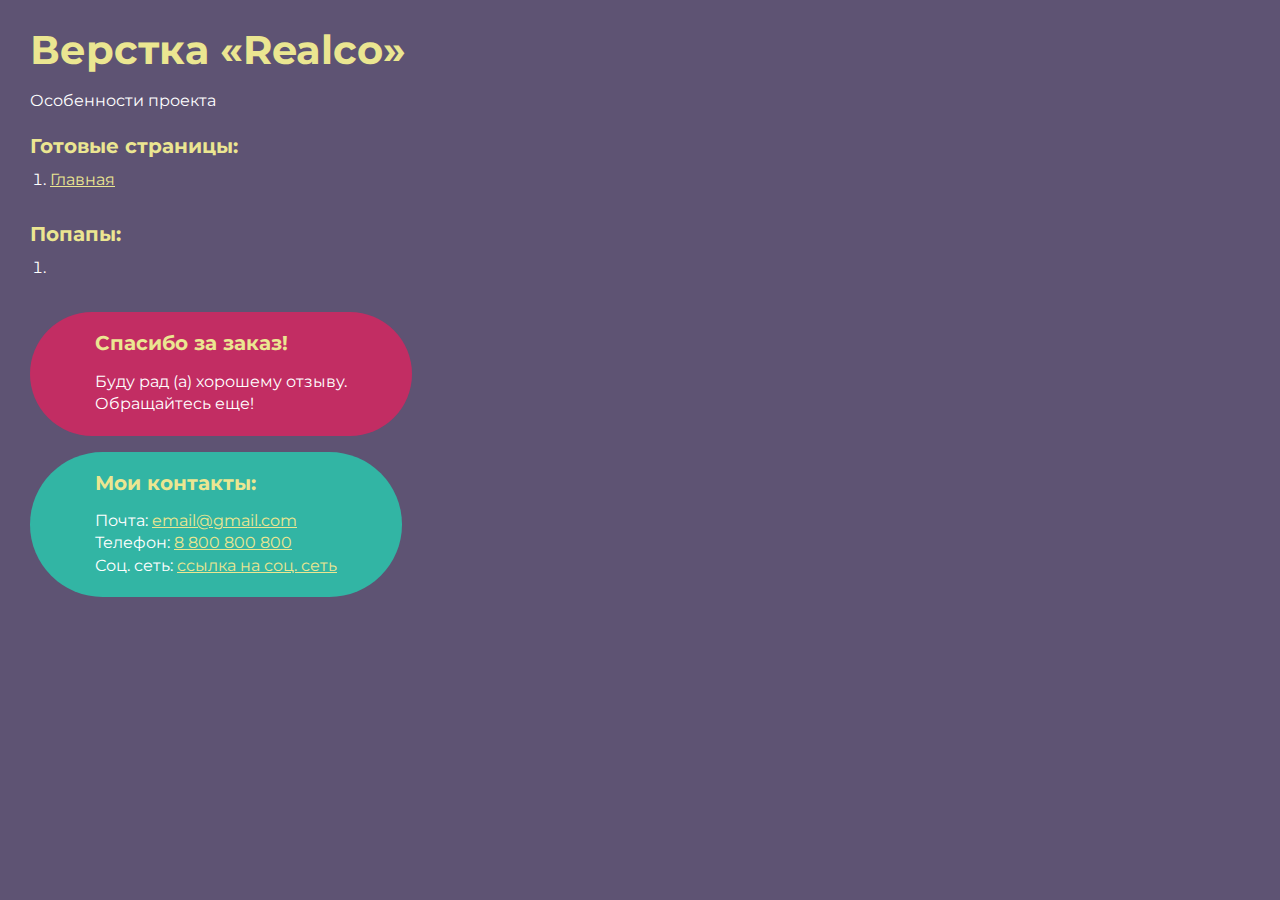
<file: index.html>
<!DOCTYPE html>
<html>

<head>
	<meta charset="UTF-8">
	<meta name="viewport" content="width=device-width, initial-scale=1.0">
	<title>Верстка «Realco»</title>
</head>

<body>
	<div class="rootpage">
		<h1>Верстка «Realco»</h1>
		<div class="rootpage__info">
			Особенности проекта
		</div>
		<h2>Готовые страницы:</h2>
		<ol class="rootpage__list">
			<li><a target="_blank" href="home.html">Главная</a></li>
		</ol>
		<h2>Попапы:</h2>
		<ol class="rootpage__list">
			<li><a target="_blank" href="home.html#"></a></li>
		</ol>
		<div class="rootpage__tnx">
			<h2>Спасибо за заказ!</h2>
			<p>Буду рад (а) хорошему отзыву.</p>
			<p>Обращайтесь еще!</p>
		</div>
		<div class="rootpage__contacts">
			<h2>Мои контакты:</h2>
			<p>Почта: <a href="mailto:email@gmail.com">email@gmail.com</a></p>
			<p>Телефон: <a href="tel:8800800800">8 800 800 800</a></p>
			<p>Соц. сеть: <a href="">ссылка на соц. сеть</a></p>
		</div>
	</div>
</body>
<style>
	@charset "UTF-8";
	@import url("https://fonts.googleapis.com/css?family=Montserrat:regular,700&display=swap");

	*,
	*::before,
	*::after {
		padding: 0px;
		margin: 0px;
		border: 0px;
		box-sizing: border-box;
	}

	html,
	body {
		height: 100%;
		margin: 0;
		padding: 0;
		min-width: 320px;
		width: 100%;
		color: #fff;
		background-color: #5e5373;
	}

	body {
		font-family: Montserrat;
		font-size: 100%;
		line-height: 1;
		font-size: 1rem;
	}

	a {
		text-decoration: underline;
		color: #ebe691
	}

	a:visited {
		text-decoration: underline;
		color: #aaa768;
	}

	a:hover {
		text-decoration: none;
	}

	ul li {
		list-style: none;
	}

	img {
		vertical-align: top;
	}

	.wrapper {
		width: 100%;
		min-height: 100%;
		overflow: hidden;
	}

	.rootpage {
		padding: 30px;
		display: flex;
		flex-direction: column;
		align-items: flex-start;
	}

	@media (max-width: 767px) {
		.rootpage {
			padding: 30px 15px;
		}
	}

	h1 {
		color: #ebe691;
		font-size: 2.5rem;
		margin: 0px 0px 1.25rem 0px;
	}

	@media (max-width: 767px) {
		h1 {
			font-size: 1.85rem;
			margin: 0px 0px 1.25rem 0px;
		}
	}

	h2 {
		color: #ebe691;
		font-size: 1.25rem;
		margin: 0px 0px 1rem 0px;
	}

	@media (max-width: 767px) {
		h2 {
			font-size: 1.125rem;
			margin: 0px 0px 1rem 0px;
		}
	}

	.rootpage__info {
		line-height: 140%;
		margin: 0px 0px 1.5rem 0px;
	}

	.rootpage__list {
		margin: 0px 0px 2.25rem 1.25rem;
	}

	.rootpage__list li:not(:last-child) {
		margin: 0px 0px 15px 0px;
	}

	.rootpage__contacts,
	.rootpage__tnx {
		border-radius: 200px;
		padding: 20px 65px;
		line-height: 140%;
	}

	@media (max-width: 767px) {

		.rootpage__contacts,
		.rootpage__tnx {
			border-radius: 40px;
			padding: 20px;
		}
	}

	.rootpage__contacts {
		background: #32b5a4;

	}

	.rootpage__contacts a {
		color: #ebe691;
	}

	.rootpage__tnx {
		background: #c22d63;
		margin: 0px 0px 1rem 0px;
	}
</style>

</html>
</file>
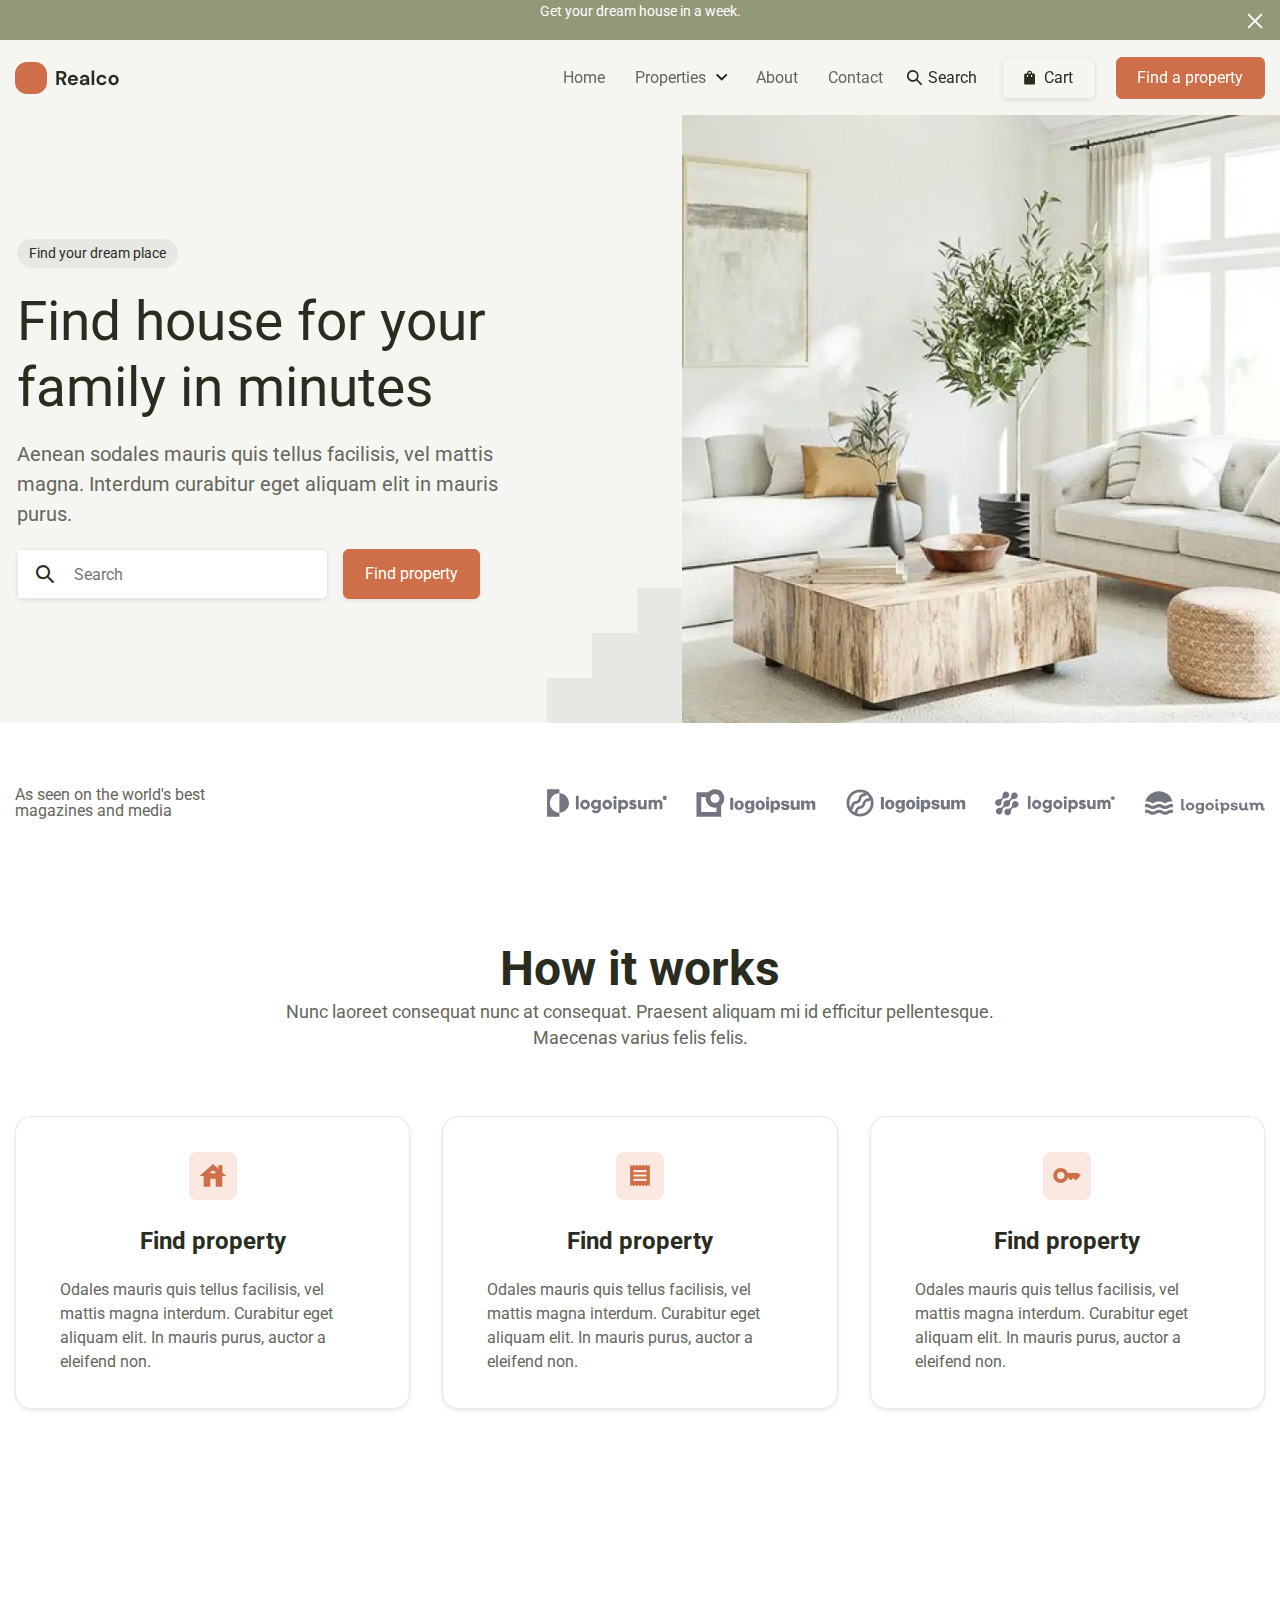
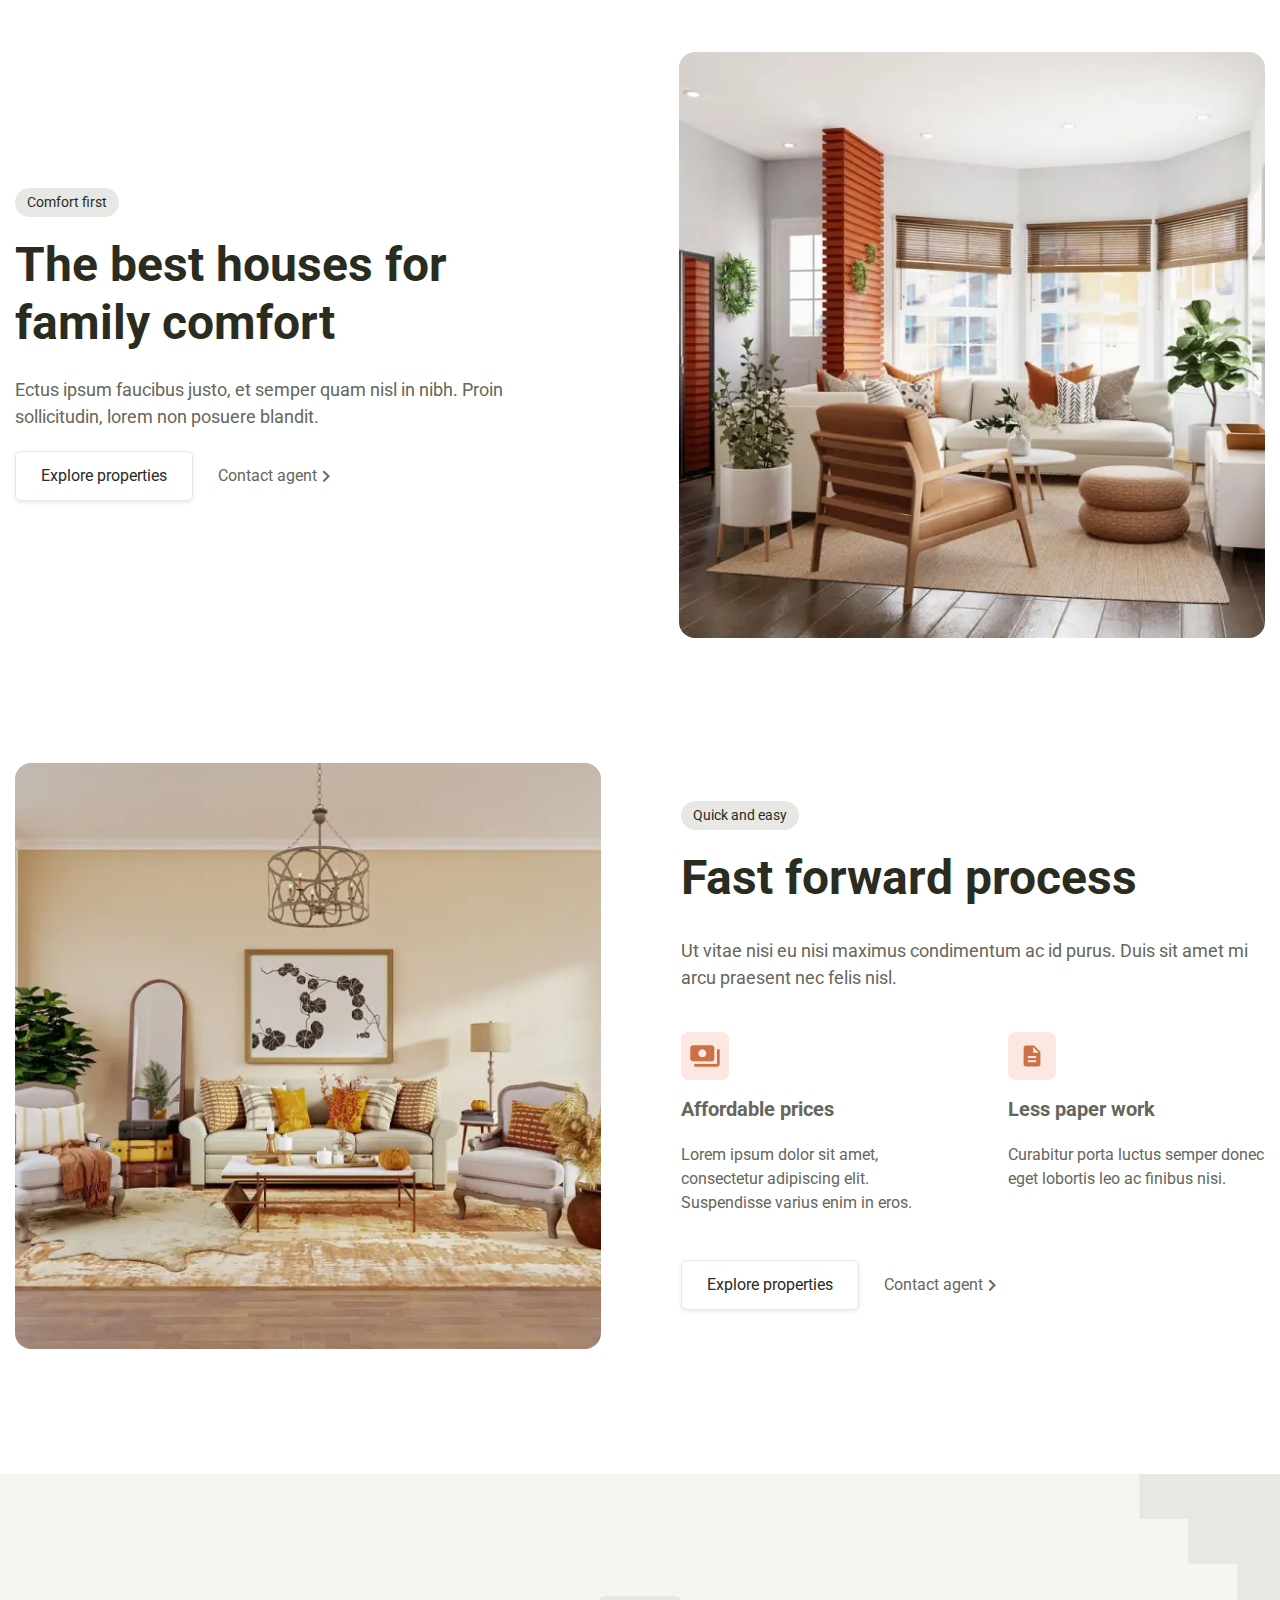
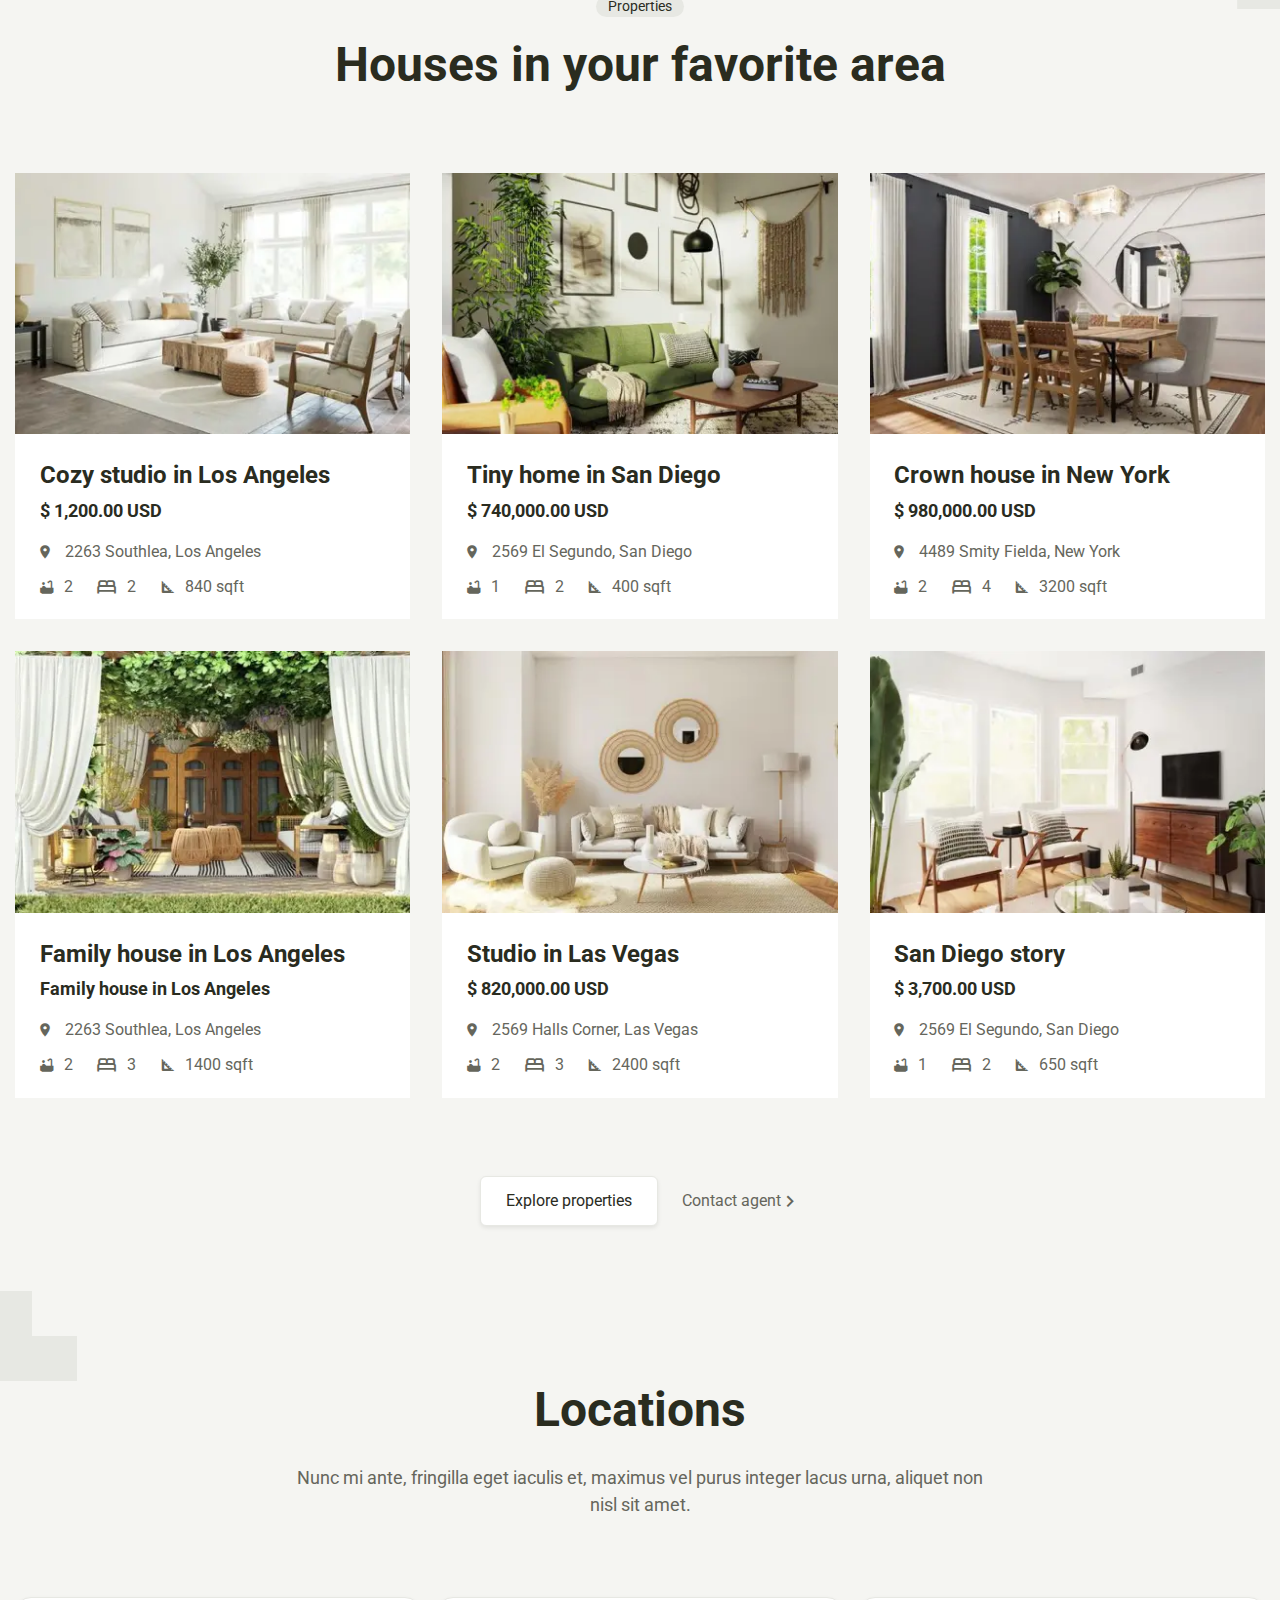
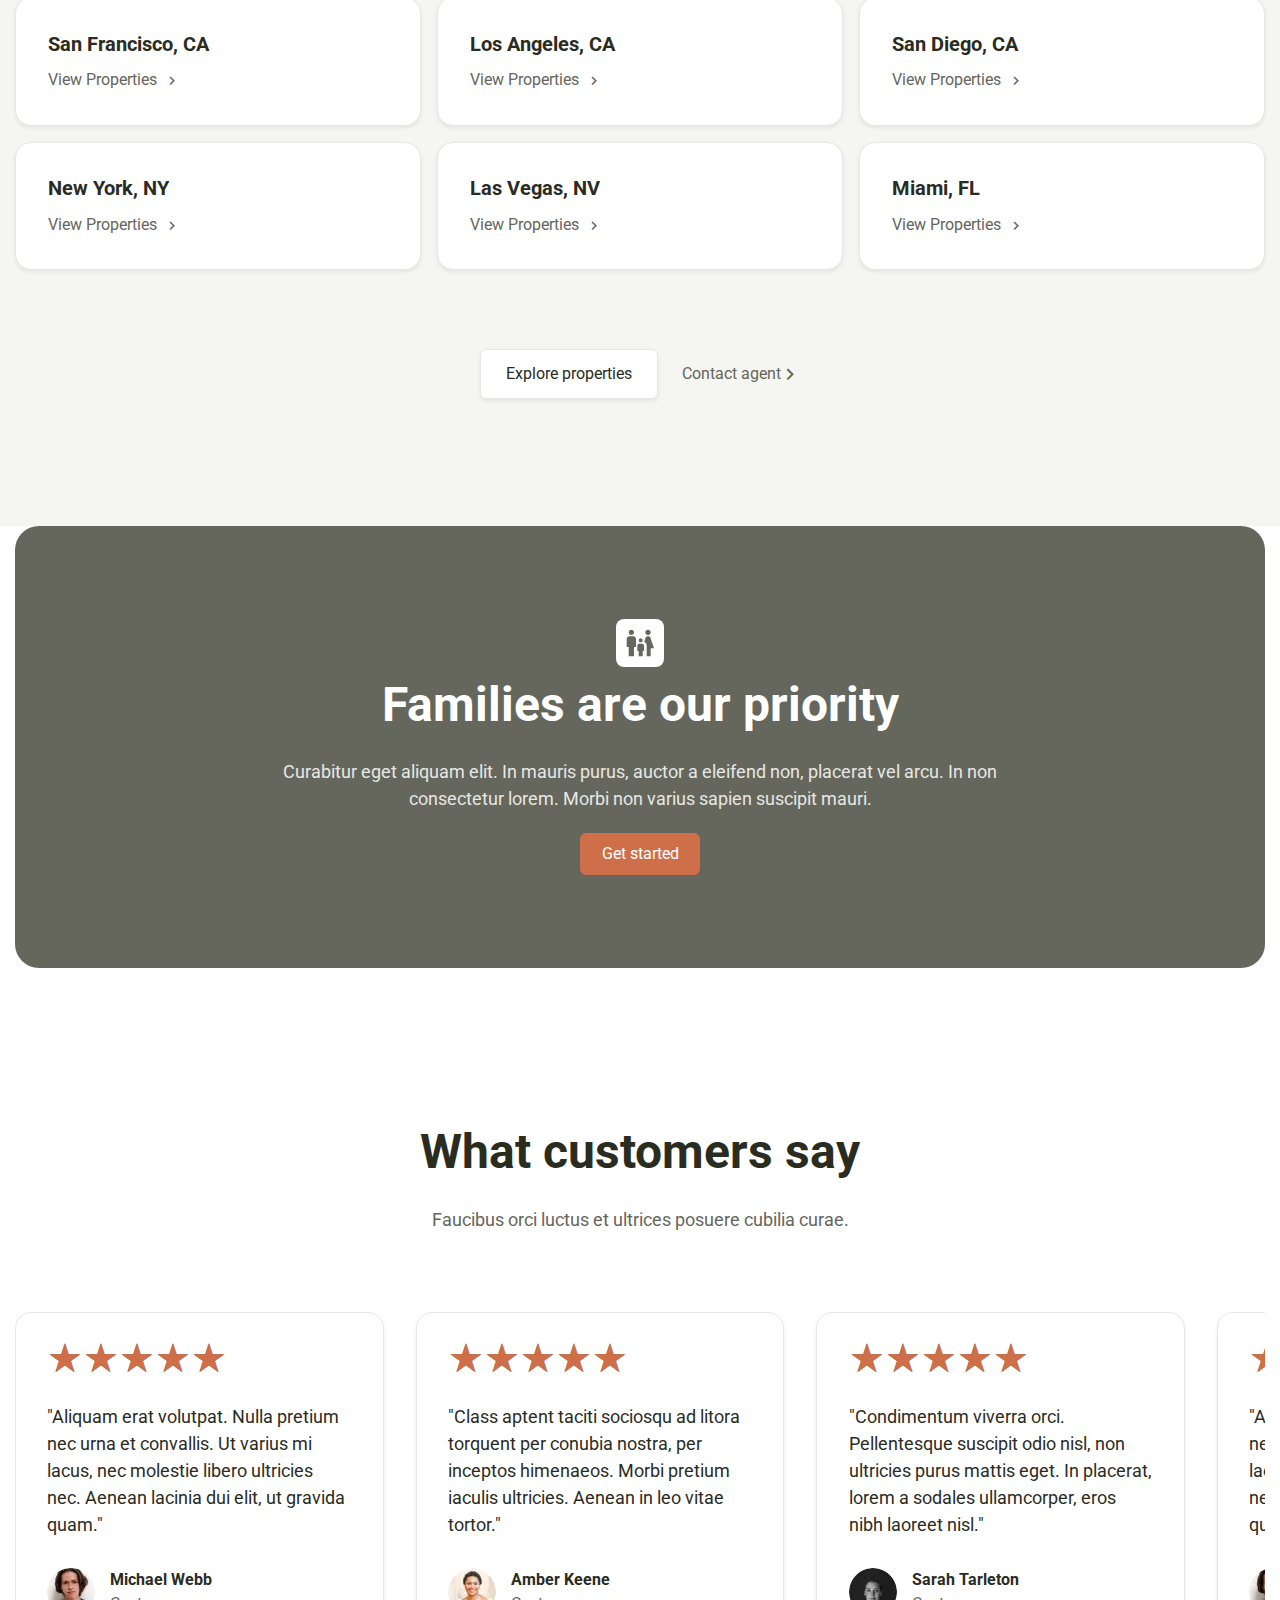
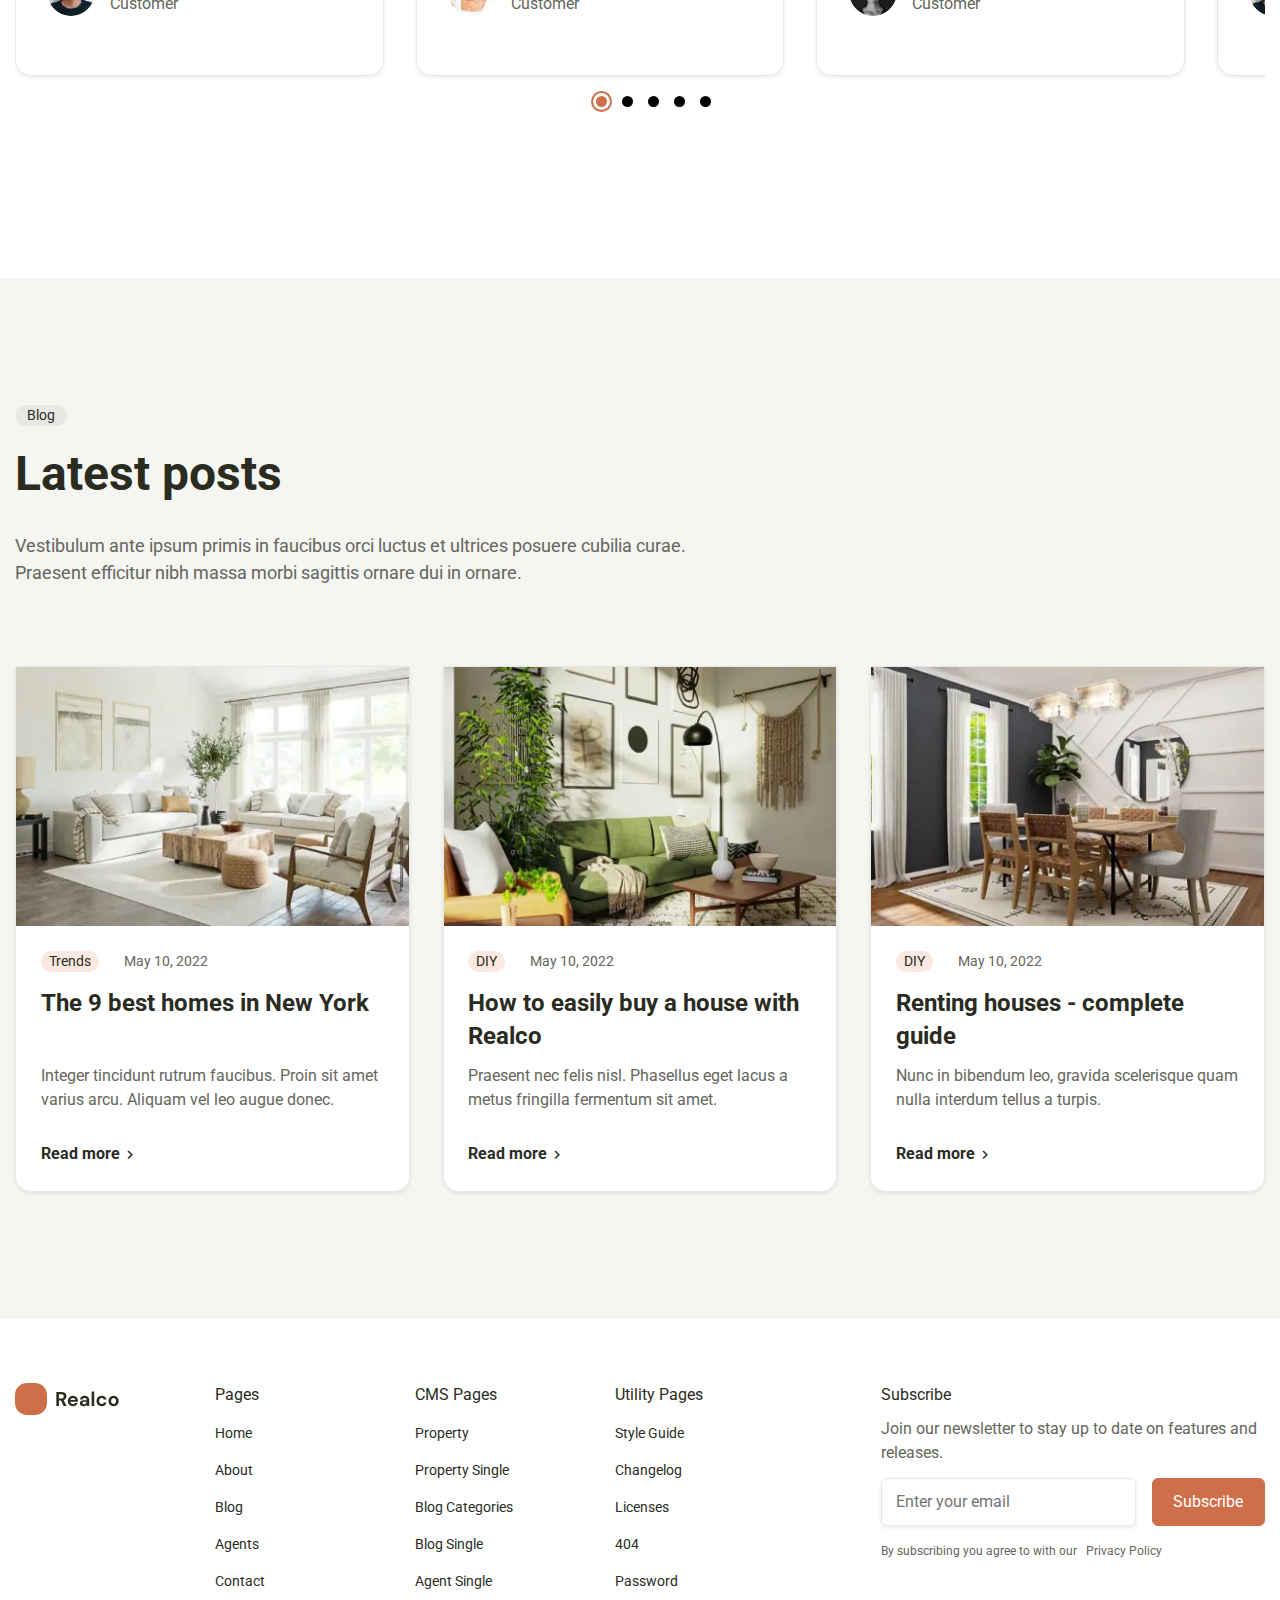
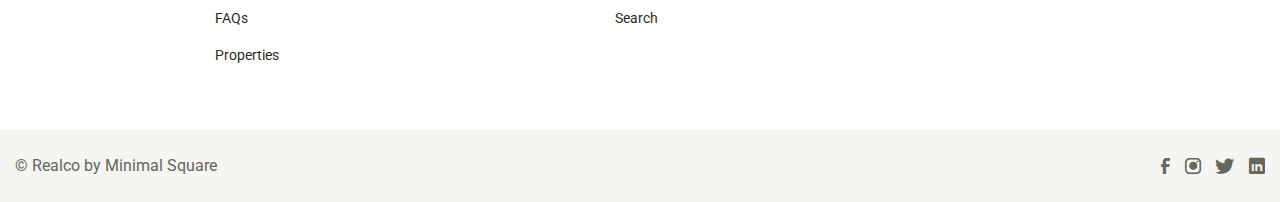
<file: home.html>
<!DOCTYPE html>
<html lang="en">

<head>
	<title>Realco</title>
	<meta charset="UTF-8">
	<meta name="format-detection" content="telephone=no">
	<!-- <style>body{opacity: 0;}</style> -->
	<link rel="stylesheet" href="css/style.min.css?_v=20230219113649">
	<link rel="shortcut icon" href="favicon.ico">
	<!-- <meta name="robots" content="noindex, nofollow"> -->
	<meta name="viewport" content="width=device-width, initial-scale=1.0">
</head>

<body>
	<div class="wrapper">
		<header class="header">
			<div class="header__top top-header">
				<div class="top-header__container">
					<div class="top-header__text">Get your dream house in a week.</div>
					<button class="top-header__close" type="button"></button>
				</div>
			</div>
			<div class="header__wrapper">
				<div class="header__container">
					<div class="header__inner">
						<a href="#" class="header__logo">
							<img src="img/logo.svg" alt="">
						</a>
					</div>
					<div data-spollers="991.98, max" class="header__menu menu">
						<nav class="menu__body">
							<ul class="menu__list">
								<li class="menu__item">
									<a href="" class="menu__link">Home</a>
								</li>
								<li class="menu__item">
									<a href="" class="menu__link">Properties</a>
									<button data-spoller type="button" class="menu__arrow _icon-arrow-bottom"></button>
									<ul class="menu__sub-list">
										<li class="menu__sub-item">
											<a href="#" class="menu__sub-link">Properties 1</a>
										</li>
										<li class="menu__sub-item">
											<a href="#" class="menu__sub-link">Properties 2</a>
										</li>
										<li class="menu__sub-item">
											<a href="#" class="menu__sub-link">Properties 3</a>
										</li>
									</ul>
								</li>
								<li class="menu__item">
									<a href="" class="menu__link">About</a>
								</li>
								<li class="menu__item">
									<a href="" class="menu__link">Contact</a>
								</li>
							</ul>
						</nav>
					</div>
					<div class="header__actions actions-header">
						<div class="actions-header__search search-header">
							<button class="search-header__button _icon-search" type="button">Search</button>
							<form action="#" class="search-header__form">
								<button type="submit" class="search-header__icon _icon-search"></button>
								<input autocomplete="off" type="text" name="form[]" data-error="Ошибка" placeholder="Search" class="input">
							</form>
						</div>
						<div class="actions-header__cart cart-header">
							<a class="cart-header__item _icon-cart" href="#">
								<span>Cart</span>
							</a>
						</div>
						<a data-da=".menu__body, 767.98" class="actions-header__button btn_red" href="#">Find a property</a>
					</div>
					<button type="button" class="icon-menu"><span></span></button>
				</div>
			</div>
		</header>
		<main class="page">
			<section class="page__main main-block">
				<div class="main-block__content">
					<div class="main-block__decor-top">
						<img src="img/decor.svg" alt="">
					</div>
					<div class="main-block__decor-bottom">
						<img src="img/decor2.svg" alt="">
					</div>
					<div class="main-block__container">
						<div class="main-block__body">
							<div class="main-block__labels">
								<a class="main-block__label" href="#">Find your dream place</a>
							</div>
							<h1 class="main-block__title">Find house for your family in minutes</h1>
							<div class="main-block__text">Aenean sodales mauris quis tellus facilisis, vel mattis magna. Interdum curabitur eget aliquam elit in mauris purus.</div>
							<form action="#" class="main-block__form form-main">
								<div class="form-main__label">
									<button type="button" class="form-main__icon _icon-search"></button>
									<input autocomplete="off" type="text" name="form[]" data-error="Ошибка" placeholder="Search" class="input">
								</div>
								<button type="submit" class="form-main__button btn btn_red">Find property</button>
							</form>
						</div>
					</div>
				</div>
				<div class="main-block__image-ibg">
					<picture><source srcset="img/main-block/01.webp" type="image/webp"><img src="img/main-block/01.jpg" alt=""></picture>
				</div>
			</section>
			<section class="page__works works">
				<div class="works__container">
					<div class="works__header header-works">
						<div class="header-works__text">As seen on the world's best <br> magazines and media</div>
						<div class="header-works__partners">
							<div class="header-works__item-ibg header-works__item-ibg_contain">
								<img src="img/works/partners/01.svg" alt="">
							</div>
							<div class="header-works__item-ibg header-works__item-ibg_contain">
								<img src="img/works/partners/02.svg" alt="">
							</div>
							<div class="header-works__item-ibg header-works__item-ibg_contain">
								<img src="img/works/partners/03.svg" alt="">
							</div>
							<div class="header-works__item-ibg header-works__item-ibg_contain">
								<img src="img/works/partners/04.svg" alt="">
							</div>
							<div class="header-works__item-ibg header-works__item-ibg_contain">
								<img src="img/works/partners/05.svg" alt="">
							</div>
						</div>
					</div>
					<div class="works__body">
						<h2 class="works__title title">How it works</h2>
						<div class="works__text text">Nunc laoreet consequat nunc at consequat. Praesent aliquam mi id efficitur pellentesque. Maecenas varius felis felis.</div>
						<div class="works__content">
							<div class="works__item">
								<div class="works__icon">
									<svg class="works__svg" viewBox="0 0 28 23" fill="none" xmlns="http://www.w3.org/2000/svg">
										<path d="M11.3125 9.3125H16.6875C16.6875 8.60417 16.4167 8 15.875 7.5C15.3333 6.95833 14.7083 6.6875 14 6.6875C13.2917 6.6875 12.6667 6.95833 12.125 7.5C11.5833 8 11.3125 8.60417 11.3125 9.3125ZM23.3125 8.375L27.3125 12H23.3125V22.6875H16.6875V14.6875H11.3125V22.6875H4.6875V12H0.6875L14 0L19.3125 4.8125V1.3125H23.3125V8.375Z" />
									</svg>
								</div>
								<h3 class="works__name">Find property</h3>
								<div class="works__label">Odales mauris quis tellus facilisis, vel mattis magna interdum. Curabitur eget aliquam elit. In mauris purus, auctor a eleifend non.</div>
							</div>
							<div class="works__item">
								<div class="works__icon">
									<svg class="works__svg" viewBox="0 0 24 28" fill="none" xmlns="http://www.w3.org/2000/svg">
										<path d="M0 27.3125V0.6875L2 2.6875L4 0.6875L6 2.6875L8 0.6875L10 2.6875L12 0.6875L14 2.6875L16 0.6875L18 2.6875L20 0.6875L22 2.6875L24 0.6875V27.3125L22 25.3125L20 27.3125L18 25.3125L16 27.3125L14 25.3125L12 27.3125L10 25.3125L8 27.3125L6 25.3125L4 27.3125L2 25.3125L0 27.3125ZM20 10V7.3125H4V10H20ZM20 15.3125V12.6875H4V15.3125H20ZM20 20.6875V18H4V20.6875H20Z" />
									</svg>
								</div>
								<h3 class="works__name">Find property</h3>
								<div class="works__label">Odales mauris quis tellus facilisis, vel mattis magna interdum. Curabitur eget aliquam elit. In mauris purus, auctor a eleifend non.</div>
							</div>
							<div class="works__item">
								<div class="works__icon">
									<svg class="works__svg" viewBox="0 0 30 16" fill="none" xmlns="http://www.w3.org/2000/svg">
										<path d="M27 5.3125H15.875C15.5 4.27083 14.9375 3.35417 14.1875 2.5625C13.4792 1.77083 12.6042 1.14583 11.5625 0.6875C10.5625 0.229167 9.47917 0 8.3125 0C6.85417 0 5.52083 0.375 4.3125 1.125C3.10417 1.83333 2.125 2.79167 1.375 4C0.666667 5.20833 0.3125 6.54167 0.3125 8C0.3125 9.45833 0.666667 10.7917 1.375 12C2.125 13.2083 3.10417 14.1875 4.3125 14.9375C5.52083 15.6458 6.85417 16 8.3125 16C9.47917 16 10.5625 15.7708 11.5625 15.3125C12.6042 14.8542 13.4792 14.2292 14.1875 13.4375C14.9375 12.6458 15.5 11.7292 15.875 10.6875H16.3125L19 13.3125L21.6875 10.6875L24.3125 13.3125L29.6875 7.9375L27 5.3125ZM8.3125 12C7.60417 12 6.9375 11.8333 6.3125 11.5C5.72917 11.125 5.25 10.6458 4.875 10.0625C4.5 9.4375 4.3125 8.75 4.3125 8C4.3125 7.25 4.5 6.58333 4.875 6C5.25 5.375 5.72917 4.89583 6.3125 4.5625C6.9375 4.1875 7.60417 4 8.3125 4C9.0625 4 9.72917 4.1875 10.3125 4.5625C10.9375 4.89583 11.4167 5.375 11.75 6C12.125 6.58333 12.3125 7.25 12.3125 8C12.3125 8.75 12.125 9.4375 11.75 10.0625C11.4167 10.6458 10.9375 11.125 10.3125 11.5C9.72917 11.8333 9.0625 12 8.3125 12Z" />
									</svg>
								</div>
								<h3 class="works__name">Find property</h3>
								<div class="works__label">Odales mauris quis tellus facilisis, vel mattis magna interdum. Curabitur eget aliquam elit. In mauris purus, auctor a eleifend non.</div>
							</div>
						</div>
					</div>
				</div>
			</section>
			<section class="page__comfort comfort">
				<div class="comfort__container">
					<div class="comfort__body">
						<div class="comfort__content">
							<a class="comfort__label" href="#">Comfort first</a>
							<div class="comfort__title title">The best houses for family comfort</div>
							<div class="comfort__text text">Ectus ipsum faucibus justo, et semper quam nisl in nibh. Proin sollicitudin, lorem non posuere blandit.</div>
							<div class="comfort__buttons">
								<a class="comfort__button btn" href="#">Explore properties</a>
								<a class="comfort__link link _icon-arrow-bottom" href="#">Contact agent</a>
							</div>
						</div>
						<div class="comfort__inner">
							<div class="comfort__image-ibg">
								<picture><source srcset="img/comfort/01.webp" type="image/webp"><img src="img/comfort/01.jpg" alt=""></picture>
							</div>
						</div>
					</div>
				</div>
			</section>
			<section class="page__qiuck qiuck">
				<div class="qiuck__container">
					<div class="qiuck__body">
						<div class="qiuck__inner">
							<div class="qiuck__image-ibg">
								<picture><source srcset="img/quick/01.webp" type="image/webp"><img src="img/quick/01.jpg" alt=""></picture>
							</div>
						</div>
						<div class="qiuck__content">
							<div class="qiuck__label">Quick and easy</div>
							<div class="qiuck__title title">Fast forward process</div>
							<div class="qiuck__text text">Ut vitae nisi eu nisi maximus condimentum ac id purus. Duis sit amet mi arcu praesent nec felis nisl.</div>
							<div class="qiuck__items items-qiuck">
								<div class="items-qiuck__column">
									<div class="items-qiuck__icon">
										<svg class="items-qiuck__svg" viewBox="0 0 30 22" fill="none" xmlns="http://www.w3.org/2000/svg">
											<path d="M24.3125 13.6875V3C24.3125 2.25 24.0417 1.625 23.5 1.125C23 0.583333 22.3958 0.3125 21.6875 0.3125H3C2.25 0.3125 1.60417 0.583333 1.0625 1.125C0.5625 1.625 0.3125 2.25 0.3125 3V13.6875C0.3125 14.3958 0.5625 15.0208 1.0625 15.5625C1.60417 16.0625 2.25 16.3125 3 16.3125H21.6875C22.3958 16.3125 23 16.0625 23.5 15.5625C24.0417 15.0208 24.3125 14.3958 24.3125 13.6875ZM12.3125 12.3125C11.6042 12.3125 10.9375 12.1458 10.3125 11.8125C9.72917 11.4375 9.25 10.9583 8.875 10.375C8.5 9.75 8.3125 9.0625 8.3125 8.3125C8.3125 7.60417 8.5 6.95833 8.875 6.375C9.25 5.75 9.72917 5.25 10.3125 4.875C10.9375 4.5 11.6042 4.3125 12.3125 4.3125C13.0625 4.3125 13.7292 4.5 14.3125 4.875C14.9375 5.25 15.4167 5.75 15.75 6.375C16.125 6.95833 16.3125 7.60417 16.3125 8.3125C16.3125 9.0625 16.125 9.75 15.75 10.375C15.4167 10.9583 14.9375 11.4375 14.3125 11.8125C13.7292 12.1458 13.0625 12.3125 12.3125 12.3125ZM29.6875 4.3125V19C29.6875 19.75 29.4167 20.3958 28.875 20.9375C28.375 21.4375 27.75 21.6875 27 21.6875H4.3125V19H27V4.3125H29.6875Z" />
										</svg>
									</div>
									<div class="items-qiuck__title">Affordable prices</div>
									<div class="items-qiuck__text">Lorem ipsum dolor sit amet, consectetur adipiscing elit. Suspendisse varius enim in eros.</div>
								</div>
								<div class="items-qiuck__column">
									<div class="items-qiuck__icon">
										<svg class="items-qiuck__svg" viewBox="0 0 22 28" fill="none" xmlns="http://www.w3.org/2000/svg">
											<path d="M12.3125 10H19.6875L12.3125 2.6875V10ZM16.3125 16.6875V14H5.6875V16.6875H16.3125ZM16.3125 22V19.3125H5.6875V22H16.3125ZM13.6875 0.6875L21.6875 8.6875V24.6875C21.6875 25.3958 21.4167 26.0208 20.875 26.5625C20.3333 27.0625 19.7083 27.3125 19 27.3125H3C2.29167 27.3125 1.66667 27.0625 1.125 26.5625C0.583333 26.0208 0.3125 25.3958 0.3125 24.6875L0.375 3.3125C0.375 2.60417 0.625 2 1.125 1.5C1.66667 0.958333 2.29167 0.6875 3 0.6875H13.6875Z" />
										</svg>
									</div>
									<div class="items-qiuck__title">Less paper work</div>
									<div class="items-qiuck__text">Curabitur porta luctus semper donec eget lobortis leo ac finibus nisi.</div>
								</div>
							</div>
							<div class="qiuck_buttons">
								<a class="qiuck__button btn" href="#">Explore properties</a>
								<a class="qiuck__link link _icon-arrow-bottom" href="#">Contact agent</a>
							</div>
						</div>
					</div>
				</div>
			</section>
			<section class="page__properties properties">
				<div class="properties__container">
					<div class="properties__decor properties__decor_top">
						<img src="img/decor.svg" alt="">
					</div>
					<div class="properties__decor properties__decor_bottom">
						<img src="img/decor2.svg" alt="">
					</div>
					<div class="properties__top">
						<div class="properties__label">Properties</div>
						<div class="properties__title title">Houses in your favorite area</div>
					</div>
					<div class="properties__body">
						<div class="properties__item">
							<a class="properties__image-ibg" href="#">
								<picture><source srcset="img/properties/01.webp" type="image/webp"><img src="img/properties/01.jpg" alt=""></picture>
							</a>
							<div class="properties__items">
								<a class="properties__name" href="#">Cozy studio in Los Angeles</a>
								<div class="properties__price">$ 1,200.00 USD</div>
								<div class="properties__location _icon-location">2263 Southlea, Los Angeles</div>
								<ul class="properties__list">
									<li class="properties__inner _icon-bathroom">2</li>
									<li class="properties__inner _icon-places">2</li>
									<li class="properties__inner _icon-storey">840 sqft</li>
								</ul>
							</div>
						</div>
						<div class="properties__item">
							<a class="properties__image-ibg" href="#">
								<picture><source srcset="img/properties/02.webp" type="image/webp"><img src="img/properties/02.jpg" alt=""></picture>
							</a>
							<div class="properties__items">
								<a class="properties__name" href="#">Tiny home in San Diego</a>
								<div class="properties__price">$ 740,000.00 USD</div>
								<div class="properties__location _icon-location">2569 El Segundo, San Diego</div>
								<ul class="properties__list">
									<li class="properties__inner _icon-bathroom">1</li>
									<li class="properties__inner _icon-places">2</li>
									<li class="properties__inner _icon-storey">400 sqft</li>
								</ul>
							</div>
						</div>
						<div class="properties__item">
							<a class="properties__image-ibg" href="#">
								<picture><source srcset="img/properties/03.webp" type="image/webp"><img src="img/properties/03.jpg" alt=""></picture>
							</a>
							<div class="properties__items">
								<a class="properties__name" href="#">Crown house in New York</a>
								<div class="properties__price">$ 980,000.00 USD</div>
								<div class="properties__location _icon-location">4489 Smity Fielda, New York</div>
								<ul class="properties__list">
									<li class="properties__inner _icon-bathroom">2</li>
									<li class="properties__inner _icon-places">4</li>
									<li class="properties__inner _icon-storey">3200 sqft</li>
								</ul>
							</div>
						</div>
						<div class="properties__item">
							<a class="properties__image-ibg" href="#">
								<picture><source srcset="img/properties/04.webp" type="image/webp"><img src="img/properties/04.jpg" alt=""></picture>
							</a>
							<div class="properties__items">
								<a class="properties__name" href="#">Family house in Los Angeles</a>
								<div class="properties__price">Family house in Los Angeles</div>
								<div class="properties__location _icon-location">2263 Southlea, Los Angeles</div>
								<ul class="properties__list">
									<li class="properties__inner _icon-bathroom">2</li>
									<li class="properties__inner _icon-places">3</li>
									<li class="properties__inner _icon-storey">1400 sqft</li>
								</ul>
							</div>
						</div>
						<div class="properties__item">
							<a class="properties__image-ibg" href="#">
								<picture><source srcset="img/properties/05.webp" type="image/webp"><img src="img/properties/05.jpg" alt=""></picture>
							</a>
							<div class="properties__items">
								<a class="properties__name" href="#">Studio in Las Vegas</a>
								<div class="properties__price">$ 820,000.00 USD</div>
								<div class="properties__location _icon-location">2569 Halls Corner, Las Vegas</div>
								<ul class="properties__list">
									<li class="properties__inner _icon-bathroom">2</li>
									<li class="properties__inner _icon-places">3</li>
									<li class="properties__inner _icon-storey">2400 sqft</li>
								</ul>
							</div>
						</div>
						<div class="properties__item">
							<a class="properties__image-ibg" href="#">
								<picture><source srcset="img/properties/06.webp" type="image/webp"><img src="img/properties/06.jpg" alt=""></picture>
							</a>
							<div class="properties__items">
								<a class="properties__name" href="#">San Diego story</a>
								<div class="properties__price">$ 3,700.00 USD</div>
								<div class="properties__location _icon-location">2569 El Segundo, San Diego</div>
								<ul class="properties__list">
									<li class="properties__inner _icon-bathroom">1</li>
									<li class="properties__inner _icon-places">2</li>
									<li class="properties__inner _icon-storey">650 sqft</li>
								</ul>
							</div>
						</div>
					</div>
					<div class="properties__buttons buttons-box">
						<a class="properties__button btn" href="#">Explore properties</a>
						<a class="properties__link link _icon-arrow-bottom" href="#">Contact agent</a>
					</div>
				</div>
			</section>
			<section class="page__locations locations">
				<div class="locations__container">
					<div class="locations__top">
						<div class="locations__title title">Locations</div>
						<div class="locations__text text">Nunc mi ante, fringilla eget iaculis et, maximus vel purus integer lacus urna, aliquet non nisl sit amet.</div>
					</div>
					<div class="locations__body">
						<div class="locations__item">
							<div class="locations__city">San Francisco, CA</div>
							<a class="locations__link-locations _icon-arrow-bottom" href="#">View Properties</a>
						</div>
						<div class="locations__item">
							<div class="locations__city">Los Angeles, CA</div>
							<a class="locations__link-locations _icon-arrow-bottom" href="#">View Properties</a>
						</div>
						<div class="locations__item">
							<div class="locations__city">San Diego, CA</div>
							<a class="locations__link-locations _icon-arrow-bottom" href="#">View Properties</a>
						</div>
						<div class="locations__item">
							<div class="locations__city">New York, NY</div>
							<a class="locations__link-locations _icon-arrow-bottom" href="#">View Properties</a>
						</div>
						<div class="locations__item">
							<div class="locations__city">Las Vegas, NV</div>
							<a class="locations__link-locations _icon-arrow-bottom" href="#">View Properties</a>
						</div>
						<div class="locations__item">
							<div class="locations__city">Miami, FL</div>
							<a class="locations__link-locations _icon-arrow-bottom" href="#">View Properties</a>
						</div>
					</div>
					<div class="locations__buttons buttons-box">
						<a class="locations__button btn" href="#">Explore properties</a>
						<a class="locations__link link _icon-arrow-bottom" href="#">Contact agent</a>
					</div>
				</div>
			</section>
			<section class="page__families families">
				<div class="families__container">
					<div class="families__body">
						<div class="families__icon">
							<svg class="families__svg" viewBox="0 0 28 28" fill="none" xmlns="http://www.w3.org/2000/svg">
								<path d="M19.3125 3.3125C19.3125 2.60417 19.5625 2 20.0625 1.5C20.6042 0.958333 21.25 0.6875 22 0.6875C22.75 0.6875 23.375 0.958333 23.875 1.5C24.4167 2 24.6875 2.60417 24.6875 3.3125C24.6875 4.0625 24.4167 4.70833 23.875 5.25C23.375 5.75 22.75 6 22 6C21.25 6 20.6042 5.75 20.0625 5.25C19.5625 4.70833 19.3125 4.0625 19.3125 3.3125ZM24.6875 27.3125V19.3125H28L24.625 9.1875C24.4167 8.60417 24.0833 8.14583 23.625 7.8125C23.1667 7.47917 22.6458 7.3125 22.0625 7.3125H21.9375C21.3542 7.3125 20.8333 7.47917 20.375 7.8125C19.9167 8.14583 19.5833 8.60417 19.375 9.1875L18.25 12.625C18.9583 13 19.5417 13.5625 20 14.3125C20.4583 15.0208 20.6875 15.8125 20.6875 16.6875V27.3125H24.6875ZM14.6875 13.3125C15.2292 13.3125 15.6875 13.125 16.0625 12.75C16.4792 12.375 16.6875 11.8958 16.6875 11.3125C16.6875 10.7708 16.4792 10.3125 16.0625 9.9375C15.6875 9.52083 15.2292 9.3125 14.6875 9.3125C14.1042 9.3125 13.625 9.52083 13.25 9.9375C12.875 10.3125 12.6875 10.7708 12.6875 11.3125C12.6875 11.8958 12.875 12.375 13.25 12.75C13.625 13.125 14.1042 13.3125 14.6875 13.3125ZM5.3125 6C6.0625 6 6.6875 5.75 7.1875 5.25C7.72917 4.70833 8 4.0625 8 3.3125C8 2.60417 7.72917 2 7.1875 1.5C6.6875 0.958333 6.0625 0.6875 5.3125 0.6875C4.60417 0.6875 3.97917 0.958333 3.4375 1.5C2.9375 2 2.6875 2.60417 2.6875 3.3125C2.6875 4.0625 2.9375 4.70833 3.4375 5.25C3.97917 5.75 4.60417 6 5.3125 6ZM8 27.3125V18H10V10C10 9.25 9.72917 8.625 9.1875 8.125C8.6875 7.58333 8.0625 7.3125 7.3125 7.3125H3.3125C2.60417 7.3125 1.97917 7.58333 1.4375 8.125C0.9375 8.625 0.6875 9.25 0.6875 10V18H2.6875V27.3125H8ZM16.6875 27.3125V22H18V16.6875C18 16.1458 17.7917 15.6875 17.375 15.3125C17 14.8958 16.5417 14.6875 16 14.6875H13.3125C12.7708 14.6875 12.2917 14.8958 11.875 15.3125C11.5 15.6875 11.3125 16.1458 11.3125 16.6875V22H12.6875V27.3125H16.6875Z" />
							</svg>
						</div>
						<div class="families__title title">Families are our priority</div>
						<div class="families__text text">Curabitur eget aliquam elit. In mauris purus, auctor a eleifend non, placerat vel arcu. In non consectetur lorem. Morbi non varius sapien suscipit mauri.</div>
						<a class="families__button btn_red" href="#">Get started</a>
					</div>
				</div>
			</section>
			<section class="page__what what">
				<div class="what__container">
					<div class="what__top">
						<div class="what__title title">What customers say</div>
						<div class="what__text text">Faucibus orci luctus et ultrices posuere cubilia curae.</div>
					</div>
					<div class="what__body">
						<div class="slider-what__slider swiper">
							<div class="slider-what__wrapper swiper-wrapper">
								<div class="slider-what__slide swiper-slide">
									<div class="slider-what__item">
										<div class="slider-what__rating rating rating_set">
											<div class="rating__body">
												<div class="slider-what__rating_active rating__active"></div>
												<div class="rating__items">
													<input type="radio" class="rating__item" value="1" name="rating">
													<input type="radio" class="rating__item" value="2" name="rating">
													<input type="radio" class="rating__item" value="3" name="rating">
													<input type="radio" class="rating__item" value="4" name="rating">
													<input type="radio" class="rating__item" value="5" name="rating">
												</div>
											</div>
											<div class="rating__value">5</div>
										</div>
										<div class="slider-what__text">"Aliquam erat volutpat. Nulla pretium nec urna et convallis. Ut varius mi lacus, nec molestie libero ultricies nec. Aenean lacinia dui elit, ut gravida quam."</div>
										<div class="slider-what__items">
											<div class="slider-what__photo-ibg">
												<picture><source srcset="img/slider/01.webp" type="image/webp"><img src="img/slider/01.jpg" alt=""></picture>
											</div>
											<div class="slider-what__inner">
												<div class="slider-what__name">Michael Webb</div>
												<div class="slider-what__prof">Customer</div>
											</div>
										</div>
									</div>
								</div>
								<div class="slider-what__slide swiper-slide">
									<div class="slider-what__item">
										<div class="slider-what__rating rating rating_set">
											<div class="rating__body">
												<div class="slider-what__rating_active rating__active"></div>
												<div class="rating__items">
													<input type="radio" class="rating__item" value="1" name="rating">
													<input type="radio" class="rating__item" value="2" name="rating">
													<input type="radio" class="rating__item" value="3" name="rating">
													<input type="radio" class="rating__item" value="4" name="rating">
													<input type="radio" class="rating__item" value="5" name="rating">
												</div>
											</div>
											<div class="rating__value">5</div>
										</div>
										<div class="slider-what__text">"Class aptent taciti sociosqu ad litora torquent per conubia nostra, per inceptos himenaeos. Morbi pretium iaculis ultricies. Aenean in leo vitae tortor."</div>
										<div class="slider-what__items">
											<div class="slider-what__photo-ibg">
												<picture><source srcset="img/slider/02.webp" type="image/webp"><img src="img/slider/02.jpg" alt=""></picture>
											</div>
											<div class="slider-what__inner">
												<div class="slider-what__name">Amber Keene</div>
												<div class="slider-what__prof">Customer</div>
											</div>
										</div>
									</div>
								</div>
								<div class="slider-what__slide swiper-slide">
									<div class="slider-what__item">
										<div class="slider-what__rating rating rating_set">
											<div class="rating__body">
												<div class="slider-what__rating_active rating__active"></div>
												<div class="rating__items">
													<input type="radio" class="rating__item" value="1" name="rating">
													<input type="radio" class="rating__item" value="2" name="rating">
													<input type="radio" class="rating__item" value="3" name="rating">
													<input type="radio" class="rating__item" value="4" name="rating">
													<input type="radio" class="rating__item" value="5" name="rating">
												</div>
											</div>
											<div class="rating__value">5</div>
										</div>
										<div class="slider-what__text">"Condimentum viverra orci. Pellentesque suscipit odio nisl, non ultricies purus mattis eget. In placerat, lorem a sodales ullamcorper, eros nibh laoreet nisl."</div>
										<div class="slider-what__items">
											<div class="slider-what__photo-ibg">
												<picture><source srcset="img/slider/03.webp" type="image/webp"><img src="img/slider/03.jpg" alt=""></picture>
											</div>
											<div class="slider-what__inner">
												<div class="slider-what__name">Sarah Tarleton</div>
												<div class="slider-what__prof">Customer</div>
											</div>
										</div>
									</div>
								</div>
								<div class="slider-what__slide swiper-slide">
									<div class="slider-what__item">
										<div class="slider-what__rating rating rating_set">
											<div class="rating__body">
												<div class="slider-what__rating_active rating__active"></div>
												<div class="rating__items">
													<input type="radio" class="rating__item" value="1" name="rating">
													<input type="radio" class="rating__item" value="2" name="rating">
													<input type="radio" class="rating__item" value="3" name="rating">
													<input type="radio" class="rating__item" value="4" name="rating">
													<input type="radio" class="rating__item" value="5" name="rating">
												</div>
											</div>
											<div class="rating__value">5</div>
										</div>
										<div class="slider-what__text">"Aliquam erat volutpat. Nulla pretium nec urna et convallis. Ut varius mi lacus, nec molestie libero ultricies nec. Aenean lacinia dui elit, ut gravida quam."</div>
										<div class="slider-what__items">
											<div class="slider-what__photo-ibg">
												<picture><source srcset="img/slider/01.webp" type="image/webp"><img src="img/slider/01.jpg" alt=""></picture>
											</div>
											<div class="slider-what__inner">
												<div class="slider-what__name">Michael Webb</div>
												<div class="slider-what__prof">Customer</div>
											</div>
										</div>
									</div>
								</div>
								<div class="slider-what__slide swiper-slide">
									<div class="slider-what__item">
										<div class="slider-what__rating rating rating_set">
											<div class="rating__body">
												<div class="slider-what__rating_active rating__active"></div>
												<div class="rating__items">
													<input type="radio" class="rating__item" value="1" name="rating">
													<input type="radio" class="rating__item" value="2" name="rating">
													<input type="radio" class="rating__item" value="3" name="rating">
													<input type="radio" class="rating__item" value="4" name="rating">
													<input type="radio" class="rating__item" value="5" name="rating">
												</div>
											</div>
											<div class="rating__value">5</div>
										</div>
										<div class="slider-what__text">"Condimentum viverra orci. Pellentesque suscipit odio nisl, non ultricies purus mattis eget. In placerat, lorem a sodales ullamcorper, eros nibh laoreet nisl."</div>
										<div class="slider-what__items">
											<div class="slider-what__photo-ibg">
												<picture><source srcset="img/slider/03.webp" type="image/webp"><img src="img/slider/03.jpg" alt=""></picture>
											</div>
											<div class="slider-what__inner">
												<div class="slider-what__name">Sarah Tarleton</div>
												<div class="slider-what__prof">Customer</div>
											</div>
										</div>
									</div>
								</div>
								<div class="slider-what__slide swiper-slide">
									<div class="slider-what__item">
										<div class="slider-what__rating rating rating_set">
											<div class="rating__body">
												<div class="slider-what__rating_active rating__active"></div>
												<div class="rating__items">
													<input type="radio" class="rating__item" value="1" name="rating">
													<input type="radio" class="rating__item" value="2" name="rating">
													<input type="radio" class="rating__item" value="3" name="rating">
													<input type="radio" class="rating__item" value="4" name="rating">
													<input type="radio" class="rating__item" value="5" name="rating">
												</div>
											</div>
											<div class="rating__value">5</div>
										</div>
										<div class="slider-what__text">"Class aptent taciti sociosqu ad litora torquent per conubia nostra, per inceptos himenaeos. Morbi pretium iaculis ultricies. Aenean in leo vitae tortor."</div>
										<div class="slider-what__items">
											<div class="slider-what__photo-ibg">
												<picture><source srcset="img/slider/02.webp" type="image/webp"><img src="img/slider/02.jpg" alt=""></picture>
											</div>
											<div class="slider-what__inner">
												<div class="slider-what__name">Amber Keene</div>
												<div class="slider-what__prof">Customer</div>
											</div>
										</div>
									</div>
								</div>
								<div class="slider-what__slide swiper-slide">
									<div class="slider-what__item">
										<div class="slider-what__rating rating rating_set">
											<div class="rating__body">
												<div class="slider-what__rating_active rating__active"></div>
												<div class="rating__items">
													<input type="radio" class="rating__item" value="1" name="rating">
													<input type="radio" class="rating__item" value="2" name="rating">
													<input type="radio" class="rating__item" value="3" name="rating">
													<input type="radio" class="rating__item" value="4" name="rating">
													<input type="radio" class="rating__item" value="5" name="rating">
												</div>
											</div>
											<div class="rating__value">5</div>
										</div>
										<div class="slider-what__text">"Aliquam erat volutpat. Nulla pretium nec urna et convallis. Ut varius mi lacus, nec molestie libero ultricies nec. Aenean lacinia dui elit, ut gravida quam."</div>
										<div class="slider-what__items">
											<div class="slider-what__photo-ibg">
												<picture><source srcset="img/slider/01.webp" type="image/webp"><img src="img/slider/01.jpg" alt=""></picture>
											</div>
											<div class="slider-what__inner">
												<div class="slider-what__name">Michael Webb</div>
												<div class="slider-what__prof">Customer</div>
											</div>
										</div>
									</div>
								</div>
								<div class="slider-what__slide swiper-slide">
									<div class="slider-what__item">
										<div class="slider-what__rating rating rating_set">
											<div class="rating__body">
												<div class="slider-what__rating_active rating__active"></div>
												<div class="rating__items">
													<input type="radio" class="rating__item" value="1" name="rating">
													<input type="radio" class="rating__item" value="2" name="rating">
													<input type="radio" class="rating__item" value="3" name="rating">
													<input type="radio" class="rating__item" value="4" name="rating">
													<input type="radio" class="rating__item" value="5" name="rating">
												</div>
											</div>
											<div class="rating__value">5</div>
										</div>
										<div class="slider-what__text">"Aliquam erat volutpat. Nulla pretium nec urna et convallis. Ut varius mi lacus, nec molestie libero ultricies nec. Aenean lacinia dui elit, ut gravida quam."</div>
										<div class="slider-what__items">
											<div class="slider-what__photo-ibg">
												<picture><source srcset="img/slider/01.webp" type="image/webp"><img src="img/slider/01.jpg" alt=""></picture>
											</div>
											<div class="slider-what__inner">
												<div class="slider-what__name">Michael Webb</div>
												<div class="slider-what__prof">Customer</div>
											</div>
										</div>
									</div>
								</div>
							</div>
							<div class="what__dotts"></div>
						</div>
					</div>
				</div>
			</section>
			<section class="page__blog blog">
				<div class="blog__container">
					<div class="blog__top">
						<div class="blog__label">Blog</div>
						<div class="blog__title title">Latest posts</div>
						<div class="blog__text text">Vestibulum ante ipsum primis in faucibus orci luctus et ultrices posuere cubilia curae. Praesent efficitur nibh massa morbi sagittis ornare dui in ornare.</div>
					</div>
					<div class="blog__body">
						<div class="blog__item">
							<a class="blog__image-ibg" href="#">
								<picture><source srcset="img/blog/01.webp" type="image/webp"><img src="img/blog/01.jpg" alt=""></picture>
							</a>
							<div class="blog__inner">
								<div class="blog__items">
									<a class="blog__category" href="#">Trends</a>
									<div class="blog__date">May 10, 2022</div>
								</div>
								<h3 class="blog__name">
									<a class="blog__name-link" href="#">The 9 best homes in New York</a>
								</h3>
								<div class="blog__description">Integer tincidunt rutrum faucibus. Proin sit amet varius arcu. Aliquam vel leo augue donec.</div>
								<a class="blog__link _icon-arrow-bottom" href="#">Read more</a>
							</div>
						</div>
						<div class="blog__item">
							<a class="blog__image-ibg" href="#">
								<picture><source srcset="img/blog/02.webp" type="image/webp"><img src="img/blog/02.jpg" alt=""></picture>
							</a>
							<div class="blog__inner">
								<div class="blog__items">
									<a class="blog__category" href="#">DIY</a>
									<div class="blog__date">May 10, 2022</div>
								</div>
								<h3 class="blog__name">
									<a class="blog__name-link" href="#">How to easily buy a house with Realco</a>
								</h3>
								<div class="blog__description">Praesent nec felis nisl. Phasellus eget lacus a metus fringilla fermentum sit amet.</div>
								<a class="blog__link _icon-arrow-bottom" href="#">Read more</a>
							</div>
						</div>
						<div class="blog__item">
							<a class="blog__image-ibg" href="#">
								<picture><source srcset="img/blog/03.webp" type="image/webp"><img src="img/blog/03.jpg" alt=""></picture>
							</a>
							<div class="blog__inner">
								<div class="blog__items">
									<a class="blog__category" href="#">DIY</a>
									<div class="blog__date">May 10, 2022</div>
								</div>
								<h3 class="blog__name">
									<a class="blog__name-link" href="#">Renting houses - complete guide</a>
								</h3>
								<div class="blog__description">Nunc in bibendum leo, gravida scelerisque quam nulla interdum tellus a turpis.</div>
								<a class="blog__link _icon-arrow-bottom" href="#">Read more</a>
							</div>
						</div>
					</div>
				</div>
			</section>
		</main>
		<footer class="footer">
			<div class="footer__container">
				<div class="footer__body">
					<a class="footer__logo" href="#">
						<img src="img/logo.svg" alt="">
					</a>
					<div data-spollers="880, max" class="footer__menu menu-footer">
						<div class="menu-footer__column">
							<button data-spoller type="button" class="menu-footer__title">Pages</button>
							<ul class="menu-footer__list">
								<li class="menu-footer__item">
									<a class="menu-footer__link" href="">Home</a>
								</li>
								<li class="menu-footer__item">
									<a class="menu-footer__link" href="">About</a>
								</li>
								<li class="menu-footer__item">
									<a class="menu-footer__link" href="">Blog</a>
								</li>
								<li class="menu-footer__item">
									<a class="menu-footer__link" href="">Agents</a>
								</li>
								<li class="menu-footer__item">
									<a class="menu-footer__link" href="">Contact</a>
								</li>
								<li class="menu-footer__item">
									<a class="menu-footer__link" href="">FAQs</a>
								</li>
								<li class="menu-footer__item">
									<a class="menu-footer__link" href="">Properties</a>
								</li>
							</ul>
						</div>
						<div class="menu-footer__column">
							<button data-spoller type="button" class="menu-footer__title">CMS Pages</button>
							<ul class="menu-footer__list">
								<li class="menu-footer__item">
									<a class="menu-footer__link" href="">Property</a>
								</li>
								<li class="menu-footer__item">
									<a class="menu-footer__link" href="">Property Single</a>
								</li>
								<li class="menu-footer__item">
									<a class="menu-footer__link" href="">Blog Categories</a>
								</li>
								<li class="menu-footer__item">
									<a class="menu-footer__link" href="">Blog Single</a>
								</li>
								<li class="menu-footer__item">
									<a class="menu-footer__link" href="">Agent Single</a>
								</li>
							</ul>
						</div>
						<div class="menu-footer__column">
							<button data-spoller type="button" class="menu-footer__title">Utility Pages</button>
							<ul class="menu-footer__list">
								<li class="menu-footer__item">
									<a class="menu-footer__link" href="">Style Guide</a>
								</li>
								<li class="menu-footer__item">
									<a class="menu-footer__link" href="">Changelog</a>
								</li>
								<li class="menu-footer__item">
									<a class="menu-footer__link" href="">Licenses</a>
								</li>
								<li class="menu-footer__item">
									<a class="menu-footer__link" href="">404</a>
								</li>
								<li class="menu-footer__item">
									<a class="menu-footer__link" href="">Password</a>
								</li>
								<li class="menu-footer__item">
									<a class="menu-footer__link" href="">Search</a>
								</li>
							</ul>
						</div>
					</div>
					<div class="footer__search search-footer">
						<button type="button" class="search-footer__title">Subscribe</button>
						<div class="search-footer__item">
							<div class="search-footer__text">Join our newsletter to stay up to date on features and releases.</div>
							<form action="#" class="search-footer__form">
								<input autocomplete="off" type="email" name="form[]" data-error="Ошибка" placeholder="Enter your email" class="input">
								<button type="submit" class="search-footer__button btn_red">Subscribe</button>
							</form>
							<div class="search-footer__inner">
								<a class="search-footer__link" href="#">By subscribing you agree to with our</a>
								<a class="search-footer__link" href="#">Privacy Policy</a>
							</div>
						</div>
					</div>
				</div>
				<div class="footer__copy copy-footer">
					<div class="copy-footer__text">© Realco by Minimal Square</div>
					<div class="copy-footer__social">
						<a class="copy-footer__icon _icon-facebook" href="#"></a>
						<a class="copy-footer__icon _icon-instagram" href="#"></a>
						<a class="copy-footer__icon _icon-twitter" href="#"></a>
						<a class="copy-footer__icon _icon-in" href="#"></a>
					</div>
				</div>
			</div>
		</footer>
	</div>
	<!-- <div id="popup" aria-hidden="true" class="popup">
	<div class="popup__wrapper">
		<div class="popup__content">
			<button data-close type="button" class="popup__close">Закрыть</button>
			<div class="popup__text">
				Text
			</div>
		</div>
	</div>
</div> -->
	<script src="js/app.min.js?_v=20230219113649"></script>
</body>

</html>
</file>
<file: css/style.min.css>
@charset "UTF-8";@import url(https://fonts.googleapis.com/css?family=Roboto:regular,700&display=swap);@font-face{font-family:icons;font-display:swap;src:url(../fonts/icons.woff2) format("woff2"),url(../fonts/icons.woff) format("woff");font-weight:400;font-style:normal}._spoller-init .menu-footer__title::before,[class*=_icon-]:before{font-family:icons;font-style:normal;font-weight:400;font-variant:normal;text-transform:none;line-height:1;-webkit-font-smoothing:antialiased;-moz-osx-font-smoothing:grayscale}[class*=_icon-]:before{display:block}._icon-arrow-bottom:before,._spoller-init .menu-footer__title:before{content:"\e900"}._icon-bathroom:before{content:"\e901";color:#65665c}._icon-cart:before{content:"\e902"}._icon-facebook:before{content:"\e903"}._icon-in:before{content:"\e904"}._icon-instagram:before{content:"\e905"}._icon-location:before{content:"\e906";color:#65665c}._icon-places:before{content:"\e907";color:#65665c}._icon-search:before{content:"\e908"}._icon-storey:before{content:"\e909";color:#65665c}._icon-twitter:before{content:"\e90a"}*{padding:0;margin:0;border:0}*,:after,:before{-webkit-box-sizing:border-box;box-sizing:border-box}body,html{height:100%;min-width:320px}body{color:#65665c;line-height:1;font-family:Roboto;font-size:1rem;-ms-text-size-adjust:100%;-moz-text-size-adjust:100%;-webkit-text-size-adjust:100%;-webkit-font-smoothing:antialiased;-moz-osx-font-smoothing:grayscale}button,input,textarea{font-family:Roboto;font-size:inherit}button{cursor:pointer;color:inherit;background-color:inherit}a{color:inherit}a:link,a:visited{text-decoration:none}a:hover{text-decoration:none}ul li{list-style:none}img{vertical-align:top}h1,h2,h3,h4,h5,h6{font-weight:inherit;font-size:inherit}.lock body{overflow:hidden;-ms-touch-action:none;touch-action:none}.wrapper{min-height:100%;display:-webkit-box;display:-ms-flexbox;display:flex;-webkit-box-orient:vertical;-webkit-box-direction:normal;-ms-flex-direction:column;flex-direction:column;overflow:hidden}.wrapper>main{-webkit-box-flex:1;-ms-flex:1 1 auto;flex:1 1 auto}.wrapper>*{min-width:0}[class*=__container]{max-width:80rem;-webkit-box-sizing:content-box;box-sizing:content-box;margin:0 auto;padding:0 .9375rem}.rating{display:-webkit-box;display:-ms-flexbox;display:flex;-webkit-box-align:end;-ms-flex-align:end;align-items:flex-end;font-size:2.5rem;line-height:.75;-webkit-transition:opacity .3s ease 0s;-o-transition:opacity .3s ease 0s;transition:opacity .3s ease 0s}.rating.rating_sending{opacity:.2}.rating.rating_set .rating__active,.rating.rating_set .rating__item{cursor:pointer}.rating__body{position:relative}.rating__body::before{content:"★★★★★";display:block}.rating__active{position:absolute;width:0%;height:100%;top:0;left:0;overflow:hidden}.rating__active::before{content:"★★★★★";position:absolute;width:100%;height:100%;top:0;left:0}.rating__items{display:-webkit-box;display:-ms-flexbox;display:flex;position:absolute;width:100%;height:100%;top:0;left:0}.rating__item{-webkit-box-flex:0;-ms-flex:0 0 20%;flex:0 0 20%;height:100%;opacity:0}.rating__value{display:none;font-size:50%;line-height:1;padding:0 0 0 10px}[class*=-ibg]{position:relative}[class*=-ibg] img{position:absolute;width:100%;height:100%;top:0;left:0;-o-object-fit:cover;object-fit:cover}[class*=-ibg_contain] img{-o-object-fit:contain;object-fit:contain}.btn{min-height:3.125rem;background-color:#fff;display:-webkit-box;display:-ms-flexbox;display:flex;-webkit-box-pack:center;-ms-flex-pack:center;justify-content:center;-webkit-box-align:center;-ms-flex-align:center;align-items:center;text-align:center;padding:0 1.5625rem;border:.0625rem solid #e7e8e3;-webkit-box-shadow:0 .125rem .25rem rgba(0,0,0,.08);box-shadow:0 .125rem .25rem rgba(0,0,0,.08);border-radius:.375rem;font-size:1rem;line-height:1.5;color:#2a2c1f;-webkit-transition:all .3s linear;-o-transition:all .3s linear;transition:all .3s linear}.btn_red{min-height:2.625rem;background:#cf6f49;border:.0625rem solid #cf6f49;border-radius:.375rem;color:#fff;display:-webkit-box;display:-ms-flexbox;display:flex;-webkit-box-pack:center;-ms-flex-pack:center;justify-content:center;-webkit-box-align:center;-ms-flex-align:center;align-items:center;text-align:center;-webkit-transition:all .3s linear;-o-transition:all .3s linear;transition:all .3s linear}@supports (padding-right:clamp(0.625rem ,0.4027777778rem + 1.1111111111vw ,1.3125rem)){.btn_red{padding-right:clamp(.625rem ,.4027777778rem + 1.1111111111vw ,1.3125rem)}}@supports not (padding-right:clamp(0.625rem ,0.4027777778rem + 1.1111111111vw ,1.3125rem)){.btn_red{padding-right:calc(.625rem + .6875 * (100vw - 20rem)/ 61.875)}}@supports (padding-left:clamp(0.625rem ,0.4027777778rem + 1.1111111111vw ,1.3125rem)){.btn_red{padding-left:clamp(.625rem ,.4027777778rem + 1.1111111111vw ,1.3125rem)}}@supports not (padding-left:clamp(0.625rem ,0.4027777778rem + 1.1111111111vw ,1.3125rem)){.btn_red{padding-left:calc(.625rem + .6875 * (100vw - 20rem)/ 61.875)}}.title{line-height:1.2083333333;color:#2a2c1f;font-weight:700}@supports (font-size:clamp(2rem ,1.6767676768rem + 1.6161616162vw ,3rem)){.title{font-size:clamp(2rem ,1.6767676768rem + 1.6161616162vw ,3rem)}}@supports not (font-size:clamp(2rem ,1.6767676768rem + 1.6161616162vw ,3rem)){.title{font-size:calc(2rem + 1 * (100vw - 20rem)/ 61.875)}}.text{line-height:1.5;color:#65665c}@supports (font-size:clamp(1rem ,0.9595959596rem + 0.202020202vw ,1.125rem)){.text{font-size:clamp(1rem ,.9595959596rem + .202020202vw ,1.125rem)}}@supports not (font-size:clamp(1rem ,0.9595959596rem + 0.202020202vw ,1.125rem)){.text{font-size:calc(1rem + .125 * (100vw - 20rem)/ 61.875)}}.buttons-box{display:-webkit-box;display:-ms-flexbox;display:flex;-ms-flex-wrap:wrap;flex-wrap:wrap;-webkit-box-pack:center;-ms-flex-pack:center;justify-content:center;-webkit-box-align:center;-ms-flex-align:center;align-items:center;gap:1.5rem}.link{display:-webkit-box;display:-ms-flexbox;display:flex;-webkit-box-orient:horizontal;-webkit-box-direction:reverse;-ms-flex-direction:row-reverse;flex-direction:row-reverse;position:relative}.link::before{font-size:.5rem;-webkit-transform:rotate(-90deg);-ms-transform:rotate(-90deg);transform:rotate(-90deg);margin-left:.5rem}.link::after{content:"";position:absolute;width:100%;height:.125rem;background-color:#cf6f49;bottom:-.3125rem;left:0;-webkit-transform:scaleX(0);-ms-transform:scaleX(0);transform:scaleX(0);-webkit-transition:-webkit-transform .3s linear;transition:-webkit-transform .3s linear;-o-transition:transform .3s linear;transition:transform .3s linear;transition:transform .3s linear,-webkit-transform .3s linear}.swiper-pagination-bullets{margin:0 auto;overflow:hidden;padding:.3125rem 0}.swiper-pagination-bullet{-webkit-box-flex:0;-ms-flex:0 0 .6875rem;flex:0 0 .6875rem;height:.6875rem;margin:0 .46875rem;border-radius:50%;background-color:#000;display:-webkit-box;display:-ms-flexbox;display:flex;-webkit-box-pack:center;-ms-flex-pack:center;justify-content:center;-webkit-box-align:center;-ms-flex-align:center;align-items:center;position:relative;-webkit-transition:background-color .3s linear;-o-transition:background-color .3s linear;transition:background-color .3s linear}.swiper-pagination-bullet::before{content:"";position:absolute;width:1.3125rem;height:1.3125rem;border:.125rem solid #cf6f49;border-radius:50%;-webkit-transition:-webkit-transform .2s linear;transition:-webkit-transform .2s linear;-o-transition:transform .2s linear;transition:transform .2s linear;transition:transform .2s linear,-webkit-transform .2s linear;-webkit-transform:scale(0);-ms-transform:scale(0);transform:scale(0)}.swiper-pagination-bullet-active{background-color:#cf6f49}.swiper-pagination-bullet-active::before{-webkit-transform:scale(1);-ms-transform:scale(1);transform:scale(1)}.header{position:absolute;width:100%;top:0;left:0;min-height:2.5rem}.header._header-scroll .header__wrapper{background-color:#fff}.header._header-scroll .header__container{min-height:4.0625rem}.header._close .header__top{display:none}.header._close .header__wrapper{top:0}.header__wrapper{position:fixed;width:100%;top:2.5rem;left:0;z-index:50;-webkit-transition:background-color .3s linear;-o-transition:background-color .3s linear;transition:background-color .3s linear}.header__top{position:fixed;top:0;left:0;width:100%;z-index:3;background-color:#939878;text-align:center;min-height:2.5rem;display:-webkit-box;display:-ms-flexbox;display:flex;-webkit-box-align:center;-ms-flex-align:center;align-items:center;-webkit-box-pack:center;-ms-flex-pack:center;justify-content:center}.header__container{display:-webkit-box;display:-ms-flexbox;display:flex;-webkit-box-align:center;-ms-flex-align:center;align-items:center;min-height:4.6875rem;position:relative;-webkit-transition:min-height .3s linear;-o-transition:min-height .3s linear;transition:min-height .3s linear}.header__inner{-webkit-box-flex:1;-ms-flex:1 1 auto;flex:1 1 auto}.header__logo{position:relative;z-index:2}.top-header__container{position:relative;width:100%}.top-header__text{color:#fff}@supports (font-size:clamp(0.75rem ,0.7095959596rem + 0.202020202vw ,0.875rem)){.top-header__text{font-size:clamp(.75rem ,.7095959596rem + .202020202vw ,.875rem)}}@supports not (font-size:clamp(0.75rem ,0.7095959596rem + 0.202020202vw ,0.875rem)){.top-header__text{font-size:calc(.75rem + .125 * (100vw - 20rem)/ 61.875)}}.top-header__close::before{content:"";position:absolute;width:1.25rem;height:.125rem;background-color:#fff;-webkit-transform:rotate(45deg);-ms-transform:rotate(45deg);transform:rotate(45deg);top:50%;right:.9375rem;border-radius:.125rem}.top-header__close::after{content:"";position:absolute;width:1.25rem;height:.125rem;background-color:#fff;-webkit-transform:rotate(-45deg);-ms-transform:rotate(-45deg);transform:rotate(-45deg);top:50%;right:.9375rem;border-radius:.125rem}.menu__item{display:-webkit-box;display:-ms-flexbox;display:flex;-webkit-box-pack:justify;-ms-flex-pack:justify;justify-content:space-between;-ms-flex-wrap:wrap;flex-wrap:wrap;position:relative;-webkit-box-align:center;-ms-flex-align:center;align-items:center}.menu__arrow{font-size:.5rem;color:#222;margin-left:.625rem;-webkit-transition:-webkit-transform .3s linear;transition:-webkit-transform .3s linear;-o-transition:transform .3s linear;transition:transform .3s linear;transition:transform .3s linear,-webkit-transform .3s linear}.menu__link{-webkit-transition:all .3s linear;-o-transition:all .3s linear;transition:all .3s linear}.menu__sub-list{position:relative;-webkit-box-flex:1;-ms-flex:1 1 100%;flex:1 1 100%;padding:.9375rem;background-color:#2a2c1f}.menu__sub-item:not(:last-child){margin-bottom:.9375rem}.menu__sub-link{color:#fff}.actions-header{display:-webkit-box;display:-ms-flexbox;display:flex;-webkit-box-align:center;-ms-flex-align:center;align-items:center;z-index:2}@supports (margin-right:clamp(0.625rem ,0.321969697rem + 1.5151515152vw ,1.5625rem)){.search-header{margin-right:clamp(.625rem ,.321969697rem + 1.5151515152vw ,1.5625rem)}}@supports not (margin-right:clamp(0.625rem ,0.321969697rem + 1.5151515152vw ,1.5625rem)){.search-header{margin-right:calc(.625rem + .9375 * (100vw - 20rem)/ 61.875)}}@supports (margin-left:clamp(0.625rem ,0.321969697rem + 1.5151515152vw ,1.5625rem)){.search-header{margin-left:clamp(.625rem ,.321969697rem + 1.5151515152vw ,1.5625rem)}}@supports not (margin-left:clamp(0.625rem ,0.321969697rem + 1.5151515152vw ,1.5625rem)){.search-header{margin-left:calc(.625rem + .9375 * (100vw - 20rem)/ 61.875)}}.search-header__button{display:-webkit-box;display:-ms-flexbox;display:flex;-webkit-box-align:center;-ms-flex-align:center;align-items:center;color:#2a2c1f}.search-header__button::before{font-size:.9375rem;margin-right:.3125rem}.search-header__form{position:absolute;top:-200%;left:0;width:100%;-webkit-box-shadow:0 0 .625rem rgba(0,0,0,.3);box-shadow:0 0 .625rem rgba(0,0,0,.3);display:-webkit-box;display:-ms-flexbox;display:flex;-webkit-transition:top .3s linear;-o-transition:top .3s linear;transition:top .3s linear}.search-header__form._active{top:100%}.search-header .input{min-height:3rem;padding-right:1.25rem;width:100%}.search-header__icon{-webkit-box-flex:0;-ms-flex:0 0 3.625rem;flex:0 0 3.625rem;height:3rem;color:#222;background-color:#fff}@supports (margin-right:clamp(0.625rem ,0.422979798rem + 1.0101010101vw ,1.25rem)){.cart-header{margin-right:clamp(.625rem ,.422979798rem + 1.0101010101vw ,1.25rem)}}@supports not (margin-right:clamp(0.625rem ,0.422979798rem + 1.0101010101vw ,1.25rem)){.cart-header{margin-right:calc(.625rem + .625 * (100vw - 20rem)/ 61.875)}}.cart-header__item::before{font-size:.9375rem;color:#2a2c1f;margin-right:.5rem}.icon-menu{display:none}@supports (padding-top:clamp(1.875rem ,1.1679292929rem + 3.5353535354vw ,4.0625rem)){.footer{padding-top:clamp(1.875rem ,1.1679292929rem + 3.5353535354vw ,4.0625rem)}}@supports not (padding-top:clamp(1.875rem ,1.1679292929rem + 3.5353535354vw ,4.0625rem)){.footer{padding-top:calc(1.875rem + 2.1875 * (100vw - 20rem)/ 61.875)}}.footer__body{display:-ms-grid;display:grid;-ms-grid-columns:12.5rem 1fr 24rem;grid-template-columns:12.5rem 1fr 24rem}@supports (padding-bottom:clamp(1.875rem ,1.1679292929rem + 3.5353535354vw ,4.0625rem)){.footer__body{padding-bottom:clamp(1.875rem ,1.1679292929rem + 3.5353535354vw ,4.0625rem)}}@supports not (padding-bottom:clamp(1.875rem ,1.1679292929rem + 3.5353535354vw ,4.0625rem)){.footer__body{padding-bottom:calc(1.875rem + 2.1875 * (100vw - 20rem)/ 61.875)}}.footer__logo{justify-self:flex-start;-ms-flex-item-align:start;align-self:flex-start;display:block}.menu-footer__column{min-width:10.5rem}.menu-footer__title{line-height:1.5;color:#2a2c1f;cursor:default}.menu-footer__title:not(:last-child){margin-bottom:1rem}._spoller-init .menu-footer__title{display:-webkit-box;display:-ms-flexbox;display:flex;-webkit-box-pack:justify;-ms-flex-pack:justify;justify-content:space-between;-webkit-box-align:center;-ms-flex-align:center;align-items:center;-webkit-box-orient:horizontal;-webkit-box-direction:reverse;-ms-flex-direction:row-reverse;flex-direction:row-reverse;width:100%}._spoller-init .menu-footer__title::before{font-size:.625rem;-webkit-transition:-webkit-transform .3s linear;transition:-webkit-transform .3s linear;-o-transition:transform .3s linear;transition:transform .3s linear;transition:transform .3s linear,-webkit-transform .3s linear}.menu-footer__title._spoller-active::before{-webkit-transform:rotate(-180deg);-ms-transform:rotate(-180deg);transform:rotate(-180deg)}.menu-footer__item:not(:last-child){margin-bottom:1rem}.menu-footer__link{font-size:.875rem;line-height:1.5;color:#2a2c1f;position:relative}.menu-footer__link::before{content:"";position:absolute;width:100%;height:.125rem;background-color:#c79335;bottom:-.3125rem;left:0;-webkit-transform:scaleX(0);-ms-transform:scaleX(0);transform:scaleX(0);-webkit-transition:-webkit-transform .3s linear;transition:-webkit-transform .3s linear;-o-transition:transform .3s linear;transition:transform .3s linear;transition:transform .3s linear,-webkit-transform .3s linear}.search-footer__title{line-height:1.5;color:#2a2c1f;cursor:default}.search-footer__title:not(:last-child){margin-bottom:.625rem}.search-footer__text{line-height:1.5;color:#65665c}.search-footer__text:not(:last-child){margin-bottom:.8125rem}.search-footer__form:not(:last-child){margin-bottom:1rem}.search-footer .input{width:100%;min-height:3rem;padding:0 .875rem;border:1px solid #e7e8e3;-webkit-box-shadow:0 .125rem .25rem rgba(0,0,0,.08);box-shadow:0 .125rem .25rem rgba(0,0,0,.08);border-radius:.375rem;background-color:#fff}.search-footer__button{min-height:3rem}.search-footer__link{font-size:.75rem;line-height:1.5}.search-footer__link:not(:last-child){margin-right:.3125rem}.copy-footer{display:-webkit-box;display:-ms-flexbox;display:flex;-webkit-box-align:center;-ms-flex-align:center;align-items:center;background-color:#f5f5f2;min-height:4.5rem;position:relative}.copy-footer::before{content:"";position:absolute;top:0;left:0;background-color:#f5f5f2;width:100%;height:4.5rem;-webkit-transform:translate(100%,0);-ms-transform:translate(100%,0);transform:translate(100%,0)}.copy-footer::after{content:"";position:absolute;top:0;left:0;background-color:#f5f5f2;width:100%;height:4.5rem;-webkit-transform:translate(-100%,0);-ms-transform:translate(-100%,0);transform:translate(-100%,0)}.copy-footer__text{-webkit-box-flex:1;-ms-flex:1 1 auto;flex:1 1 auto}.copy-footer__social{display:-webkit-box;display:-ms-flexbox;display:flex;gap:.9375rem}.copy-footer__icon::before{-webkit-transition:color .2s linear;-o-transition:color .2s linear;transition:color .2s linear}.main-block{padding-top:7.1875rem;background-color:#f5f5f2}.main-block._close{padding-top:4.6875rem}.main-block__decor-top{position:absolute;top:0;left:0}.main-block__decor-bottom{position:absolute;right:0;bottom:0}.main-block__content{position:relative;z-index:2;display:-webkit-box;display:-ms-flexbox;display:flex;-webkit-box-align:center;-ms-flex-align:center;align-items:center}.main-block__container{margin-right:0}.main-block__labels:not(:last-child){margin-bottom:1.25rem}.main-block__label{min-height:1.8125rem;border-radius:2rem;background-color:#e7e8e3;display:-webkit-box;display:-ms-flexbox;display:flex;-webkit-box-pack:start;-ms-flex-pack:start;justify-content:flex-start;-webkit-box-align:center;-ms-flex-align:center;align-items:center;padding:0 .75rem;font-size:.875rem;line-height:1.5;color:#2a2c1f}.main-block__title{line-height:1.1964285714;color:#2a2c1f}@supports (font-size:clamp(2rem ,1.5151515152rem + 2.4242424242vw ,3.5rem)){.main-block__title{font-size:clamp(2rem ,1.5151515152rem + 2.4242424242vw ,3.5rem)}}@supports not (font-size:clamp(2rem ,1.5151515152rem + 2.4242424242vw ,3.5rem)){.main-block__title{font-size:calc(2rem + 1.5 * (100vw - 20rem)/ 61.875)}}.main-block__title:not(:last-child){margin-bottom:1.25rem}.main-block__text{line-height:1.5;color:#65665c}@supports (font-size:clamp(1rem ,0.9191919192rem + 0.404040404vw ,1.25rem)){.main-block__text{font-size:clamp(1rem ,.9191919192rem + .404040404vw ,1.25rem)}}@supports not (font-size:clamp(1rem ,0.9191919192rem + 0.404040404vw ,1.25rem)){.main-block__text{font-size:calc(1rem + .25 * (100vw - 20rem)/ 61.875)}}.main-block__text:not(:last-child){margin-bottom:1.25rem}.main-block__form{width:100%}.main-block__image-ibg{padding-bottom:47.5%}.form-main__label{background-color:#fff;display:-webkit-box;display:-ms-flexbox;display:flex;border:.0625rem solid #e7e8e3;-webkit-box-shadow:0 .125rem .25rem rgba(0,0,0,.08);box-shadow:0 .125rem .25rem rgba(0,0,0,.08);border-radius:.375rem;-webkit-box-flex:1;-ms-flex:1 1 auto;flex:1 1 auto}.form-main .input{min-height:3rem;width:100%;padding-right:1.25rem;border-radius:.375rem}.form-main__icon{-webkit-box-flex:0;-ms-flex:0 0 3.5rem;flex:0 0 3.5rem;height:3rem}.form-main__icon::before{font-size:1.125rem;color:#2a2c1f}@supports (padding-top:clamp(2rem ,1.3333333333rem + 3.3333333333vw ,4.0625rem)){.works{padding-top:clamp(2rem ,1.3333333333rem + 3.3333333333vw ,4.0625rem)}}@supports not (padding-top:clamp(2rem ,1.3333333333rem + 3.3333333333vw ,4.0625rem)){.works{padding-top:calc(2rem + 2.0625 * (100vw - 20rem)/ 61.875)}}@supports (padding-bottom:clamp(2rem ,0.2222222222rem + 8.8888888889vw ,7.5rem)){.works{padding-bottom:clamp(2rem ,.2222222222rem + 8.8888888889vw ,7.5rem)}}@supports not (padding-bottom:clamp(2rem ,0.2222222222rem + 8.8888888889vw ,7.5rem)){.works{padding-bottom:calc(2rem + 5.5 * (100vw - 20rem)/ 61.875)}}.works__title{text-align:center}.works__text{text-align:center;max-width:47.1875rem;margin:0 auto}.works__content{display:-ms-grid;display:grid;grid-template-columns:repeat(auto-fit,minmax(18.125rem,1fr));gap:2rem}@supports (margin-top:clamp(1.875rem ,1.1679292929rem + 3.5353535354vw ,4.0625rem)){.works__content{margin-top:clamp(1.875rem ,1.1679292929rem + 3.5353535354vw ,4.0625rem)}}@supports not (margin-top:clamp(1.875rem ,1.1679292929rem + 3.5353535354vw ,4.0625rem)){.works__content{margin-top:calc(1.875rem + 2.1875 * (100vw - 20rem)/ 61.875)}}.works__item{display:-webkit-box;display:-ms-flexbox;display:flex;-webkit-box-orient:vertical;-webkit-box-direction:normal;-ms-flex-direction:column;flex-direction:column;-webkit-box-align:center;-ms-flex-align:center;align-items:center;-webkit-box-pack:center;-ms-flex-pack:center;justify-content:center;background-color:#fff;border:.0625rem solid #e7e8e3;-webkit-box-shadow:0 .125rem .25rem rgba(0,0,0,.08);box-shadow:0 .125rem .25rem rgba(0,0,0,.08);border-radius:1rem;-webkit-transition:-webkit-box-shadow .3s linear;transition:-webkit-box-shadow .3s linear;-o-transition:box-shadow .3s linear;transition:box-shadow .3s linear;transition:box-shadow .3s linear,-webkit-box-shadow .3s linear}@supports (padding-top:clamp(0.9375rem ,0.533459596rem + 2.0202020202vw ,2.1875rem)){.works__item{padding-top:clamp(.9375rem ,.533459596rem + 2.0202020202vw ,2.1875rem)}}@supports not (padding-top:clamp(0.9375rem ,0.533459596rem + 2.0202020202vw ,2.1875rem)){.works__item{padding-top:calc(.9375rem + 1.25 * (100vw - 20rem)/ 61.875)}}@supports (padding-bottom:clamp(0.9375rem ,0.533459596rem + 2.0202020202vw ,2.1875rem)){.works__item{padding-bottom:clamp(.9375rem ,.533459596rem + 2.0202020202vw ,2.1875rem)}}@supports not (padding-bottom:clamp(0.9375rem ,0.533459596rem + 2.0202020202vw ,2.1875rem)){.works__item{padding-bottom:calc(.9375rem + 1.25 * (100vw - 20rem)/ 61.875)}}@supports (padding-right:clamp(0.9375rem ,0.3314393939rem + 3.0303030303vw ,2.8125rem)){.works__item{padding-right:clamp(.9375rem ,.3314393939rem + 3.0303030303vw ,2.8125rem)}}@supports not (padding-right:clamp(0.9375rem ,0.3314393939rem + 3.0303030303vw ,2.8125rem)){.works__item{padding-right:calc(.9375rem + 1.875 * (100vw - 20rem)/ 61.875)}}@supports (padding-left:clamp(0.9375rem ,0.3314393939rem + 3.0303030303vw ,2.8125rem)){.works__item{padding-left:clamp(.9375rem ,.3314393939rem + 3.0303030303vw ,2.8125rem)}}@supports not (padding-left:clamp(0.9375rem ,0.3314393939rem + 3.0303030303vw ,2.8125rem)){.works__item{padding-left:calc(.9375rem + 1.875 * (100vw - 20rem)/ 61.875)}}.works__icon{width:3rem;height:3rem;background-color:#fae8e1;border-radius:.5rem;display:-webkit-box;display:-ms-flexbox;display:flex;-webkit-box-pack:center;-ms-flex-pack:center;justify-content:center;-webkit-box-align:center;-ms-flex-align:center;align-items:center}.works__icon:not(:last-child){margin-bottom:1.5625rem}.works__svg{width:1.75rem;height:1.4375rem;fill:#cf6f49;-webkit-transition:fill .3s linear;-o-transition:fill .3s linear;transition:fill .3s linear}.works__name{line-height:1.4166666667;font-weight:700;color:#2a2c1f}@supports (font-size:clamp(1.25rem ,1.1691919192rem + 0.404040404vw ,1.5rem)){.works__name{font-size:clamp(1.25rem ,1.1691919192rem + .404040404vw ,1.5rem)}}@supports not (font-size:clamp(1.25rem ,1.1691919192rem + 0.404040404vw ,1.5rem)){.works__name{font-size:calc(1.25rem + .25 * (100vw - 20rem)/ 61.875)}}.works__name:not(:last-child){margin-bottom:1.25rem}.works__label{line-height:1.5;color:#65665c}@supports (font-size:clamp(0.875rem ,0.8345959596rem + 0.202020202vw ,1rem)){.works__label{font-size:clamp(.875rem ,.8345959596rem + .202020202vw ,1rem)}}@supports not (font-size:clamp(0.875rem ,0.8345959596rem + 0.202020202vw ,1rem)){.works__label{font-size:calc(.875rem + .125 * (100vw - 20rem)/ 61.875)}}@supports (margin-bottom:clamp(1.875rem ,-0.0441919192rem + 9.595959596vw ,7.8125rem)){.header-works{margin-bottom:clamp(1.875rem ,-.0441919192rem + 9.595959596vw ,7.8125rem)}}@supports not (margin-bottom:clamp(1.875rem ,-0.0441919192rem + 9.595959596vw ,7.8125rem)){.header-works{margin-bottom:calc(1.875rem + 5.9375 * (100vw - 20rem)/ 61.875)}}.header-works__text{-webkit-box-flex:1;-ms-flex:1 1 auto;flex:1 1 auto}.header-works__partners{display:-webkit-box;display:-ms-flexbox;display:flex;-ms-flex-wrap:wrap;flex-wrap:wrap}@supports (gap:clamp(0.9375rem ,0.634469697rem + 1.5151515152vw ,1.875rem)){.header-works__partners{gap:clamp(.9375rem ,.634469697rem + 1.5151515152vw ,1.875rem)}}@supports not (gap:clamp(0.9375rem ,0.634469697rem + 1.5151515152vw ,1.875rem)){.header-works__partners{gap:calc(.9375rem + .9375 * (100vw - 20rem)/ 61.875)}}.header-works__item-ibg img{max-width:100%}.header-works__item-ibg_contain{width:7.5rem;height:1.875rem}@supports (padding-top:clamp(1.875rem ,-0.1047979798rem + 9.898989899vw ,8rem)){.comfort{padding-top:clamp(1.875rem ,-.1047979798rem + 9.898989899vw ,8rem)}}@supports not (padding-top:clamp(1.875rem ,-0.1047979798rem + 9.898989899vw ,8rem)){.comfort{padding-top:calc(1.875rem + 6.125 * (100vw - 20rem)/ 61.875)}}@supports (padding-bottom:clamp(1.875rem ,-0.1047979798rem + 9.898989899vw ,8rem)){.comfort{padding-bottom:clamp(1.875rem ,-.1047979798rem + 9.898989899vw ,8rem)}}@supports not (padding-bottom:clamp(1.875rem ,-0.1047979798rem + 9.898989899vw ,8rem)){.comfort{padding-bottom:calc(1.875rem + 6.125 * (100vw - 20rem)/ 61.875)}}.comfort__content{-webkit-box-flex:0;-ms-flex:0 0 53.125%;flex:0 0 53.125%;display:-webkit-box;display:-ms-flexbox;display:flex;-webkit-box-orient:vertical;-webkit-box-direction:normal;-ms-flex-direction:column;flex-direction:column;-webkit-box-align:start;-ms-flex-align:start;align-items:flex-start}.comfort__label{min-height:1.8125rem;border-radius:2rem;background-color:#e7e8e3;display:-webkit-box;display:-ms-flexbox;display:flex;-webkit-box-pack:start;-ms-flex-pack:start;justify-content:flex-start;-webkit-box-align:center;-ms-flex-align:center;align-items:center;padding:0 .75rem;font-size:.875rem;line-height:1.5;color:#2a2c1f}.comfort__label:not(:last-child){margin-bottom:1.25rem}.comfort__title:not(:last-child){margin-bottom:1.5625rem}.comfort__text:not(:last-child){margin-bottom:1.25rem}.comfort__buttons{display:-webkit-box;display:-ms-flexbox;display:flex;-ms-flex-wrap:wrap;flex-wrap:wrap;-webkit-box-align:center;-ms-flex-align:center;align-items:center;gap:1.5625rem}.comfort__inner{-webkit-box-flex:1;-ms-flex:1 1 auto;flex:1 1 auto}.comfort__image-ibg{padding-bottom:100%}@supports (padding-bottom:clamp(1.875rem ,-0.1047979798rem + 9.898989899vw ,8rem)){.qiuck{padding-bottom:clamp(1.875rem ,-.1047979798rem + 9.898989899vw ,8rem)}}@supports not (padding-bottom:clamp(1.875rem ,-0.1047979798rem + 9.898989899vw ,8rem)){.qiuck{padding-bottom:calc(1.875rem + 6.125 * (100vw - 20rem)/ 61.875)}}.qiuck_buttons{display:-webkit-box;display:-ms-flexbox;display:flex;-ms-flex-wrap:wrap;flex-wrap:wrap;gap:1.5625rem;-webkit-box-align:center;-ms-flex-align:center;align-items:center}.qiuck__inner{-webkit-box-flex:1;-ms-flex:1 1 auto;flex:1 1 auto}.qiuck__image-ibg{padding-bottom:100%}.qiuck__content{-webkit-box-flex:0;-ms-flex:0 0 53.125%;flex:0 0 53.125%;display:-webkit-box;display:-ms-flexbox;display:flex;-webkit-box-orient:vertical;-webkit-box-direction:normal;-ms-flex-direction:column;flex-direction:column;-webkit-box-align:start;-ms-flex-align:start;align-items:flex-start}.qiuck__label{min-height:1.8125rem;border-radius:2rem;background-color:#e7e8e3;display:-webkit-box;display:-ms-flexbox;display:flex;-webkit-box-pack:start;-ms-flex-pack:start;justify-content:flex-start;-webkit-box-align:center;-ms-flex-align:center;align-items:center;padding:0 .75rem;font-size:.875rem;line-height:1.5;color:#2a2c1f}.qiuck__label:not(:last-child){margin-bottom:1.25rem}.qiuck__title:not(:last-child){margin-bottom:1.875rem}.qiuck__text:not(:last-child){margin-bottom:1.5625rem}.qiuck__items:not(:last-child){margin-bottom:1.875rem}.items-qiuck{display:-webkit-box;display:-ms-flexbox;display:flex;gap:1.25rem;margin:0 -.9375rem}.items-qiuck__column{-webkit-transition:all .3s linear;-o-transition:all .3s linear;transition:all .3s linear;padding:.9375rem .9375rem}.items-qiuck__icon{width:3rem;height:3rem;background-color:#fae8e1;border-radius:.5rem;display:-webkit-box;display:-ms-flexbox;display:flex;-webkit-box-pack:center;-ms-flex-pack:center;justify-content:center;-webkit-box-align:center;-ms-flex-align:center;align-items:center}.items-qiuck__icon:not(:last-child){margin-bottom:1rem}.items-qiuck__svg{width:1.875rem;height:1.375rem;fill:#cf6f49}.items-qiuck__title{line-height:1.4;font-weight:700}@supports (font-size:clamp(1rem ,0.9191919192rem + 0.404040404vw ,1.25rem)){.items-qiuck__title{font-size:clamp(1rem ,.9191919192rem + .404040404vw ,1.25rem)}}@supports not (font-size:clamp(1rem ,0.9191919192rem + 0.404040404vw ,1.25rem)){.items-qiuck__title{font-size:calc(1rem + .25 * (100vw - 20rem)/ 61.875)}}.items-qiuck__title:not(:last-child){margin-bottom:1.25rem}.items-qiuck__text{line-height:1.5;color:#65665c}@supports (font-size:clamp(0.875rem ,0.8345959596rem + 0.202020202vw ,1rem)){.items-qiuck__text{font-size:clamp(.875rem ,.8345959596rem + .202020202vw ,1rem)}}@supports not (font-size:clamp(0.875rem ,0.8345959596rem + 0.202020202vw ,1rem)){.items-qiuck__text{font-size:calc(.875rem + .125 * (100vw - 20rem)/ 61.875)}}.properties{background-color:#f5f5f2}@supports (padding-top:clamp(1.875rem ,-0.0441919192rem + 9.595959596vw ,7.8125rem)){.properties{padding-top:clamp(1.875rem ,-.0441919192rem + 9.595959596vw ,7.8125rem)}}@supports not (padding-top:clamp(1.875rem ,-0.0441919192rem + 9.595959596vw ,7.8125rem)){.properties{padding-top:calc(1.875rem + 5.9375 * (100vw - 20rem)/ 61.875)}}@supports (padding-bottom:clamp(1.875rem ,-0.7512626263rem + 13.1313131313vw ,10rem)){.properties{padding-bottom:clamp(1.875rem ,-.7512626263rem + 13.1313131313vw ,10rem)}}@supports not (padding-bottom:clamp(1.875rem ,-0.7512626263rem + 13.1313131313vw ,10rem)){.properties{padding-bottom:calc(1.875rem + 8.125 * (100vw - 20rem)/ 61.875)}}.properties__container{position:relative}.properties__decor{position:absolute}.properties__decor_top{-webkit-transform:rotate(90deg);-ms-transform:rotate(90deg);transform:rotate(90deg)}.properties__decor_bottom{-webkit-transform:rotate(90deg);-ms-transform:rotate(90deg);transform:rotate(90deg)}@supports (bottom:clamp(-9.875rem ,0.7108585859rem + -12.9292929293vw ,-1.875rem)){.properties__decor_bottom{bottom:clamp(-9.875rem ,.7108585859rem + -12.9292929293vw ,-1.875rem)}}@supports not (bottom:clamp(-9.875rem ,0.7108585859rem + -12.9292929293vw ,-1.875rem)){.properties__decor_bottom{bottom:calc(-1.875rem + -8 * (100vw - 20rem)/ 61.875)}}@supports (left:clamp(-3.75rem ,1.2121212948rem + -6.0606061616vw ,0.0000000625rem)){.properties__decor_bottom{left:clamp(-3.75rem ,1.2121212948rem + -6.0606061616vw ,.0000000625rem)}}@supports not (left:clamp(-3.75rem ,1.2121212948rem + -6.0606061616vw ,0.0000000625rem)){.properties__decor_bottom{left:calc(.0000000625rem + -3.7500000625 * (100vw - 20rem)/ 61.875)}}.properties__top{display:-webkit-box;display:-ms-flexbox;display:flex;-webkit-box-orient:vertical;-webkit-box-direction:normal;-ms-flex-direction:column;flex-direction:column;-webkit-box-align:center;-ms-flex-align:center;align-items:center}@supports (margin-bottom:clamp(1.875rem ,0.8648989899rem + 5.0505050505vw ,5rem)){.properties__top:not(:last-child){margin-bottom:clamp(1.875rem ,.8648989899rem + 5.0505050505vw ,5rem)}}@supports not (margin-bottom:clamp(1.875rem ,0.8648989899rem + 5.0505050505vw ,5rem)){.properties__top:not(:last-child){margin-bottom:calc(1.875rem + 3.125 * (100vw - 20rem)/ 61.875)}}.properties__label{border-radius:2rem;background-color:#e7e8e3;display:-webkit-box;display:-ms-flexbox;display:flex;-webkit-box-pack:center;-ms-flex-pack:center;justify-content:center;-webkit-box-align:center;-ms-flex-align:center;align-items:center;padding:0 .75rem;font-size:.875rem;line-height:1.5;color:#2a2c1f}.properties__label:not(:last-child){margin-bottom:1.25rem}.properties__title{text-align:center}.properties__body{display:-ms-grid;display:grid;gap:2rem}@supports (margin-bottom:clamp(1.875rem ,0.8648989899rem + 5.0505050505vw ,5rem)){.properties__body:not(:last-child){margin-bottom:clamp(1.875rem ,.8648989899rem + 5.0505050505vw ,5rem)}}@supports not (margin-bottom:clamp(1.875rem ,0.8648989899rem + 5.0505050505vw ,5rem)){.properties__body:not(:last-child){margin-bottom:calc(1.875rem + 3.125 * (100vw - 20rem)/ 61.875)}}.properties__item{border-radius:.75rem;display:-webkit-box;display:-ms-flexbox;display:flex;-webkit-box-orient:vertical;-webkit-box-direction:normal;-ms-flex-direction:column;flex-direction:column}.properties__image-ibg{display:block;padding-bottom:66.1728395062%}.properties__name{line-height:1.4166666667;font-weight:700;color:#2a2c1f;-webkit-box-flex:1;-ms-flex:1 1 auto;flex:1 1 auto;-ms-flex-item-align:start;align-self:flex-start}@supports (font-size:clamp(1.25rem ,1.1691919192rem + 0.404040404vw ,1.5rem)){.properties__name{font-size:clamp(1.25rem ,1.1691919192rem + .404040404vw ,1.5rem)}}@supports not (font-size:clamp(1.25rem ,1.1691919192rem + 0.404040404vw ,1.5rem)){.properties__name{font-size:calc(1.25rem + .25 * (100vw - 20rem)/ 61.875)}}.properties__name:not(:last-child){margin-bottom:.3125rem}.properties__price{line-height:1.5;color:#2a2c1f;font-weight:700}@supports (font-size:clamp(1rem ,0.9595959596rem + 0.202020202vw ,1.125rem)){.properties__price{font-size:clamp(1rem ,.9595959596rem + .202020202vw ,1.125rem)}}@supports not (font-size:clamp(1rem ,0.9595959596rem + 0.202020202vw ,1.125rem)){.properties__price{font-size:calc(1rem + .125 * (100vw - 20rem)/ 61.875)}}.properties__price:not(:last-child){margin-bottom:.9375rem}.properties__location{display:-webkit-box;display:-ms-flexbox;display:flex;-webkit-box-align:center;-ms-flex-align:center;align-items:center;line-height:1.5}@supports (font-size:clamp(0.875rem ,0.8345959596rem + 0.202020202vw ,1rem)){.properties__location{font-size:clamp(.875rem ,.8345959596rem + .202020202vw ,1rem)}}@supports not (font-size:clamp(0.875rem ,0.8345959596rem + 0.202020202vw ,1rem)){.properties__location{font-size:calc(.875rem + .125 * (100vw - 20rem)/ 61.875)}}.properties__location:not(:last-child){margin-bottom:.9375rem}.properties__location::before{font-size:.875rem;margin-right:.9375rem}.properties__items{background-color:#fff;display:-webkit-box;display:-ms-flexbox;display:flex;-webkit-box-orient:vertical;-webkit-box-direction:normal;-ms-flex-direction:column;flex-direction:column;-webkit-box-flex:1;-ms-flex:1 1 auto;flex:1 1 auto}@supports (padding:clamp(0.9375rem ,0.735479798rem + 1.0101010101vw ,1.5625rem)){.properties__items{padding:clamp(.9375rem ,.735479798rem + 1.0101010101vw ,1.5625rem)}}@supports not (padding:clamp(0.9375rem ,0.735479798rem + 1.0101010101vw ,1.5625rem)){.properties__items{padding:calc(.9375rem + .625 * (100vw - 20rem)/ 61.875)}}.properties__list{display:-webkit-box;display:-ms-flexbox;display:flex}@supports (gap:clamp(0.625rem ,0.321969697rem + 1.5151515152vw ,1.5625rem)){.properties__list{gap:clamp(.625rem ,.321969697rem + 1.5151515152vw ,1.5625rem)}}@supports not (gap:clamp(0.625rem ,0.321969697rem + 1.5151515152vw ,1.5625rem)){.properties__list{gap:calc(.625rem + .9375 * (100vw - 20rem)/ 61.875)}}.properties__inner{display:-webkit-box;display:-ms-flexbox;display:flex;-webkit-box-align:center;-ms-flex-align:center;align-items:center}.properties__inner::before{font-size:.875rem;margin-right:.625rem}.locations{background-color:#f5f5f2}@supports (padding-bottom:clamp(1.875rem ,-0.1452020202rem + 10.101010101vw ,8.125rem)){.locations{padding-bottom:clamp(1.875rem ,-.1452020202rem + 10.101010101vw ,8.125rem)}}@supports not (padding-bottom:clamp(1.875rem ,-0.1452020202rem + 10.101010101vw ,8.125rem)){.locations{padding-bottom:calc(1.875rem + 6.25 * (100vw - 20rem)/ 61.875)}}.locations__top{display:-webkit-box;display:-ms-flexbox;display:flex;-webkit-box-orient:vertical;-webkit-box-direction:normal;-ms-flex-direction:column;flex-direction:column;-webkit-box-align:center;-ms-flex-align:center;align-items:center;text-align:center}@supports (margin-bottom:clamp(1.875rem ,0.8648989899rem + 5.0505050505vw ,5rem)){.locations__top:not(:last-child){margin-bottom:clamp(1.875rem ,.8648989899rem + 5.0505050505vw ,5rem)}}@supports not (margin-bottom:clamp(1.875rem ,0.8648989899rem + 5.0505050505vw ,5rem)){.locations__top:not(:last-child){margin-bottom:calc(1.875rem + 3.125 * (100vw - 20rem)/ 61.875)}}.locations__title:not(:last-child){margin-bottom:1.5625rem}.locations__text{max-width:44.5625rem;margin:0 auto}.locations__body{display:-ms-grid;display:grid;grid-auto-flow:row;-ms-grid-columns:1fr 1fr 1fr;grid-template-columns:1fr 1fr 1fr;gap:1rem}@supports (margin-bottom:clamp(1.875rem ,0.8648989899rem + 5.0505050505vw ,5rem)){.locations__body{margin-bottom:clamp(1.875rem ,.8648989899rem + 5.0505050505vw ,5rem)}}@supports not (margin-bottom:clamp(1.875rem ,0.8648989899rem + 5.0505050505vw ,5rem)){.locations__body{margin-bottom:calc(1.875rem + 3.125 * (100vw - 20rem)/ 61.875)}}.locations__item{background-color:#fff;border:.0625rem solid #e7e8e3;-webkit-box-shadow:0 .125rem .25rem rgba(0,0,0,.08);box-shadow:0 .125rem .25rem rgba(0,0,0,.08);border-radius:1rem;display:-webkit-box;display:-ms-flexbox;display:flex;-webkit-box-orient:vertical;-webkit-box-direction:normal;-ms-flex-direction:column;flex-direction:column;-webkit-box-align:start;-ms-flex-align:start;align-items:flex-start;-webkit-transition:-webkit-box-shadow .3s linear;transition:-webkit-box-shadow .3s linear;-o-transition:box-shadow .3s linear;transition:box-shadow .3s linear;transition:box-shadow .3s linear,-webkit-box-shadow .3s linear}@supports (padding:clamp(0.9375rem ,0.5738636364rem + 1.8181818182vw ,2.0625rem)){.locations__item{padding:clamp(.9375rem ,.5738636364rem + 1.8181818182vw ,2.0625rem)}}@supports not (padding:clamp(0.9375rem ,0.5738636364rem + 1.8181818182vw ,2.0625rem)){.locations__item{padding:calc(.9375rem + 1.125 * (100vw - 20rem)/ 61.875)}}.locations__city{line-height:1.4;color:#2a2c1f;font-weight:700;-webkit-box-flex:1;-ms-flex:1 1 auto;flex:1 1 auto}@supports (font-size:clamp(1rem ,0.9191919192rem + 0.404040404vw ,1.25rem)){.locations__city{font-size:clamp(1rem ,.9191919192rem + .404040404vw ,1.25rem)}}@supports not (font-size:clamp(1rem ,0.9191919192rem + 0.404040404vw ,1.25rem)){.locations__city{font-size:calc(1rem + .25 * (100vw - 20rem)/ 61.875)}}.locations__city:not(:last-child){margin-bottom:.625rem}.locations__link-locations{line-height:1.5;display:-webkit-box;display:-ms-flexbox;display:flex;-webkit-box-align:center;-ms-flex-align:center;align-items:center;-webkit-box-orient:horizontal;-webkit-box-direction:reverse;-ms-flex-direction:row-reverse;flex-direction:row-reverse;position:relative}@supports (font-size:clamp(0.875rem ,0.8345959596rem + 0.202020202vw ,1rem)){.locations__link-locations{font-size:clamp(.875rem ,.8345959596rem + .202020202vw ,1rem)}}@supports not (font-size:clamp(0.875rem ,0.8345959596rem + 0.202020202vw ,1rem)){.locations__link-locations{font-size:calc(.875rem + .125 * (100vw - 20rem)/ 61.875)}}.locations__link-locations::after{content:"";position:absolute;width:100%;height:.125rem;background-color:#cf6f49;bottom:-.3125rem;left:0;-webkit-transform:scaleX(0);-ms-transform:scaleX(0);transform:scaleX(0);-webkit-transition:-webkit-transform .3s linear;transition:-webkit-transform .3s linear;-o-transition:transform .3s linear;transition:transform .3s linear;transition:transform .3s linear,-webkit-transform .3s linear}.locations__link-locations::before{font-size:.375rem;margin-left:.625rem;-webkit-transform:rotate(-90deg);-ms-transform:rotate(-90deg);transform:rotate(-90deg)}.families__body{background-color:#65665c;border-radius:1.5rem;display:-webkit-box;display:-ms-flexbox;display:flex;-webkit-box-orient:vertical;-webkit-box-direction:normal;-ms-flex-direction:column;flex-direction:column;-webkit-box-align:center;-ms-flex-align:center;align-items:center;padding-left:.9375rem;padding-right:.9375rem}@supports (padding-top:clamp(1.875rem ,0.5618686869rem + 6.5656565657vw ,5.9375rem)){.families__body{padding-top:clamp(1.875rem ,.5618686869rem + 6.5656565657vw ,5.9375rem)}}@supports not (padding-top:clamp(1.875rem ,0.5618686869rem + 6.5656565657vw ,5.9375rem)){.families__body{padding-top:calc(1.875rem + 4.0625 * (100vw - 20rem)/ 61.875)}}@supports (padding-bottom:clamp(1.875rem ,0.5618686869rem + 6.5656565657vw ,5.9375rem)){.families__body{padding-bottom:clamp(1.875rem ,.5618686869rem + 6.5656565657vw ,5.9375rem)}}@supports not (padding-bottom:clamp(1.875rem ,0.5618686869rem + 6.5656565657vw ,5.9375rem)){.families__body{padding-bottom:calc(1.875rem + 4.0625 * (100vw - 20rem)/ 61.875)}}.families__icon{width:3rem;height:3rem;background-color:#fff;display:-webkit-box;display:-ms-flexbox;display:flex;-webkit-box-pack:center;-ms-flex-pack:center;justify-content:center;-webkit-box-align:center;-ms-flex-align:center;align-items:center;border-radius:.5rem}.families__icon:not(:last-child){margin-bottom:.625rem}.families__svg{width:1.75rem;height:1.75rem;fill:#65665c}.families__title{color:#fff;text-align:center}.families__title:not(:last-child){margin-bottom:1.5625rem}.families__text{color:#e7e8e3;max-width:47.8125rem;text-align:center}.families__text:not(:last-child){margin-bottom:1.25rem}@supports (padding-top:clamp(1.875rem ,-0.7512626263rem + 13.1313131313vw ,10rem)){.what{padding-top:clamp(1.875rem ,-.7512626263rem + 13.1313131313vw ,10rem)}}@supports not (padding-top:clamp(1.875rem ,-0.7512626263rem + 13.1313131313vw ,10rem)){.what{padding-top:calc(1.875rem + 8.125 * (100vw - 20rem)/ 61.875)}}@supports (padding-bottom:clamp(1.875rem ,-0.7512626263rem + 13.1313131313vw ,10rem)){.what{padding-bottom:clamp(1.875rem ,-.7512626263rem + 13.1313131313vw ,10rem)}}@supports not (padding-bottom:clamp(1.875rem ,-0.7512626263rem + 13.1313131313vw ,10rem)){.what{padding-bottom:calc(1.875rem + 8.125 * (100vw - 20rem)/ 61.875)}}.what__top{display:-webkit-box;display:-ms-flexbox;display:flex;-webkit-box-orient:vertical;-webkit-box-direction:normal;-ms-flex-direction:column;flex-direction:column;-webkit-box-align:center;-ms-flex-align:center;align-items:center}@supports (margin-bottom:clamp(1.875rem ,0.8648989899rem + 5.0505050505vw ,5rem)){.what__top:not(:last-child){margin-bottom:clamp(1.875rem ,.8648989899rem + 5.0505050505vw ,5rem)}}@supports not (margin-bottom:clamp(1.875rem ,0.8648989899rem + 5.0505050505vw ,5rem)){.what__top:not(:last-child){margin-bottom:calc(1.875rem + 3.125 * (100vw - 20rem)/ 61.875)}}.what__title{text-align:center}.what__title:not(:last-child){margin-bottom:1.5625rem}.what__text{text-align:center}.what__dotts{display:-webkit-box;display:-ms-flexbox;display:flex;-webkit-box-pack:center;-ms-flex-pack:center;justify-content:center;-webkit-box-align:center;-ms-flex-align:center;align-items:center;margin-top:.9375rem;cursor:pointer}.slider-what__slider{padding-bottom:.625rem}.slider-what__item{border:.0625rem solid #e7e8e3;-webkit-box-shadow:0 .125rem .25rem rgba(0,0,0,.08);box-shadow:0 .125rem .25rem rgba(0,0,0,.08);border-radius:1rem;display:-webkit-box;display:-ms-flexbox;display:flex;-webkit-box-orient:vertical;-webkit-box-direction:normal;-ms-flex-direction:column;flex-direction:column;-webkit-transition:background-color .3s linear;-o-transition:background-color .3s linear;transition:background-color .3s linear}@supports (padding-top:clamp(0.9375rem ,0.5940656566rem + 1.7171717172vw ,2rem)){.slider-what__item{padding-top:clamp(.9375rem ,.5940656566rem + 1.7171717172vw ,2rem)}}@supports not (padding-top:clamp(0.9375rem ,0.5940656566rem + 1.7171717172vw ,2rem)){.slider-what__item{padding-top:calc(.9375rem + 1.0625 * (100vw - 20rem)/ 61.875)}}@supports (padding-bottom:clamp(0.9375rem ,0.0284090909rem + 4.5454545455vw ,3.75rem)){.slider-what__item{padding-bottom:clamp(.9375rem ,.0284090909rem + 4.5454545455vw ,3.75rem)}}@supports not (padding-bottom:clamp(0.9375rem ,0.0284090909rem + 4.5454545455vw ,3.75rem)){.slider-what__item{padding-bottom:calc(.9375rem + 2.8125 * (100vw - 20rem)/ 61.875)}}@supports (padding-right:clamp(0.9375rem ,0.5940656566rem + 1.7171717172vw ,2rem)){.slider-what__item{padding-right:clamp(.9375rem ,.5940656566rem + 1.7171717172vw ,2rem)}}@supports not (padding-right:clamp(0.9375rem ,0.5940656566rem + 1.7171717172vw ,2rem)){.slider-what__item{padding-right:calc(.9375rem + 1.0625 * (100vw - 20rem)/ 61.875)}}@supports (padding-left:clamp(0.9375rem ,0.5940656566rem + 1.7171717172vw ,2rem)){.slider-what__item{padding-left:clamp(.9375rem ,.5940656566rem + 1.7171717172vw ,2rem)}}@supports not (padding-left:clamp(0.9375rem ,0.5940656566rem + 1.7171717172vw ,2rem)){.slider-what__item{padding-left:calc(.9375rem + 1.0625 * (100vw - 20rem)/ 61.875)}}@supports (margin-bottom:clamp(0.9375rem ,0.634469697rem + 1.5151515152vw ,1.875rem)){.slider-what__rating:not(:last-child){margin-bottom:clamp(.9375rem ,.634469697rem + 1.5151515152vw ,1.875rem)}}@supports not (margin-bottom:clamp(0.9375rem ,0.634469697rem + 1.5151515152vw ,1.875rem)){.slider-what__rating:not(:last-child){margin-bottom:calc(.9375rem + .9375 * (100vw - 20rem)/ 61.875)}}.slider-what__rating_active{color:#cf6f49}.slider-what__text{-webkit-box-flex:1;-ms-flex:1 1 auto;flex:1 1 auto;line-height:1.5;color:#2a2c1f}@supports (font-size:clamp(1rem ,0.9595959596rem + 0.202020202vw ,1.125rem)){.slider-what__text{font-size:clamp(1rem ,.9595959596rem + .202020202vw ,1.125rem)}}@supports not (font-size:clamp(1rem ,0.9595959596rem + 0.202020202vw ,1.125rem)){.slider-what__text{font-size:calc(1rem + .125 * (100vw - 20rem)/ 61.875)}}@supports (margin-bottom:clamp(0.9375rem ,0.634469697rem + 1.5151515152vw ,1.875rem)){.slider-what__text:not(:last-child){margin-bottom:clamp(.9375rem ,.634469697rem + 1.5151515152vw ,1.875rem)}}@supports not (margin-bottom:clamp(0.9375rem ,0.634469697rem + 1.5151515152vw ,1.875rem)){.slider-what__text:not(:last-child){margin-bottom:calc(.9375rem + .9375 * (100vw - 20rem)/ 61.875)}}.slider-what__items{display:-webkit-box;display:-ms-flexbox;display:flex;-webkit-box-align:center;-ms-flex-align:center;align-items:center}.slider-what__photo-ibg{width:3rem;height:3rem;overflow:hidden}.slider-what__photo-ibg img{border-radius:50%}.slider-what__inner{margin-left:.9375rem}.slider-what__name{font-size:1rem;line-height:1.5;font-weight:700;color:#2a2c1f}.slider-what__prof{line-height:1.5}.blog{background-color:#f5f5f2}@supports (padding-top:clamp(1.875rem ,-0.1452020202rem + 10.101010101vw ,8.125rem)){.blog{padding-top:clamp(1.875rem ,-.1452020202rem + 10.101010101vw ,8.125rem)}}@supports not (padding-top:clamp(1.875rem ,-0.1452020202rem + 10.101010101vw ,8.125rem)){.blog{padding-top:calc(1.875rem + 6.25 * (100vw - 20rem)/ 61.875)}}@supports (padding-bottom:clamp(1.875rem ,-0.1452020202rem + 10.101010101vw ,8.125rem)){.blog{padding-bottom:clamp(1.875rem ,-.1452020202rem + 10.101010101vw ,8.125rem)}}@supports not (padding-bottom:clamp(1.875rem ,-0.1452020202rem + 10.101010101vw ,8.125rem)){.blog{padding-bottom:calc(1.875rem + 6.25 * (100vw - 20rem)/ 61.875)}}.blog__top{display:-webkit-box;display:-ms-flexbox;display:flex;-webkit-box-orient:vertical;-webkit-box-direction:normal;-ms-flex-direction:column;flex-direction:column;-webkit-box-align:start;-ms-flex-align:start;align-items:flex-start}@supports (margin-bottom:clamp(1.875rem ,0.8648989899rem + 5.0505050505vw ,5rem)){.blog__top:not(:last-child){margin-bottom:clamp(1.875rem ,.8648989899rem + 5.0505050505vw ,5rem)}}@supports not (margin-bottom:clamp(1.875rem ,0.8648989899rem + 5.0505050505vw ,5rem)){.blog__top:not(:last-child){margin-bottom:calc(1.875rem + 3.125 * (100vw - 20rem)/ 61.875)}}.blog__label{border-radius:2rem;background-color:#e7e8e3;display:-webkit-box;display:-ms-flexbox;display:flex;-webkit-box-pack:start;-ms-flex-pack:start;justify-content:flex-start;-webkit-box-align:center;-ms-flex-align:center;align-items:center;padding:0 .75rem;font-size:.875rem;line-height:1.5;color:#2a2c1f}.blog__label:not(:last-child){margin-bottom:1.25rem}.blog__title:not(:last-child){margin-bottom:1.875rem}.blog__text{max-width:44.375rem}.blog__body{display:-ms-grid;display:grid;grid-template-columns:repeat(auto-fit,minmax(18.125rem,1fr));gap:2.0625rem}.blog__item{display:-webkit-box;display:-ms-flexbox;display:flex;-webkit-box-orient:vertical;-webkit-box-direction:normal;-ms-flex-direction:column;flex-direction:column;border:.0625rem solid #e7e8e3;-webkit-box-shadow:0 .125rem .25rem rgba(0,0,0,.08);box-shadow:0 .125rem .25rem rgba(0,0,0,.08);border-radius:0 0 1rem 1rem;overflow:hidden}.blog__inner{-webkit-box-flex:1;-ms-flex:1 1 auto;flex:1 1 auto;background-color:#fff;display:-webkit-box;display:-ms-flexbox;display:flex;-webkit-box-orient:vertical;-webkit-box-direction:normal;-ms-flex-direction:column;flex-direction:column;-webkit-box-align:start;-ms-flex-align:start;align-items:flex-start;-webkit-transition:background-color .3s linear;-o-transition:background-color .3s linear;transition:background-color .3s linear}@supports (padding:clamp(0.9375rem ,0.735479798rem + 1.0101010101vw ,1.5625rem)){.blog__inner{padding:clamp(.9375rem ,.735479798rem + 1.0101010101vw ,1.5625rem)}}@supports not (padding:clamp(0.9375rem ,0.735479798rem + 1.0101010101vw ,1.5625rem)){.blog__inner{padding:calc(.9375rem + .625 * (100vw - 20rem)/ 61.875)}}.blog__image-ibg{padding-bottom:66.0049627792%}.blog__items{display:-webkit-box;display:-ms-flexbox;display:flex;-webkit-box-align:center;-ms-flex-align:center;align-items:center;gap:1.5625rem}.blog__items:not(:last-child){margin-bottom:.9375rem}.blog__category{background-color:#fae8e1;border-radius:2rem;padding:0 .5rem;font-size:.875rem;line-height:1.5;color:#2a2c1f;-webkit-transition:background-color .3s linear;-o-transition:background-color .3s linear;transition:background-color .3s linear}.blog__date{font-size:.875rem;line-height:1.5}.blog__name{-webkit-box-flex:1;-ms-flex:1 1 auto;flex:1 1 auto}.blog__name:not(:last-child){margin-bottom:.625rem}.blog__name-link{-webkit-box-flex:1;-ms-flex:1 1 auto;flex:1 1 auto;line-height:1.4166666667;color:#2a2c1f;font-weight:700}@supports (font-size:clamp(1.25rem ,1.1691919192rem + 0.404040404vw ,1.5rem)){.blog__name-link{font-size:clamp(1.25rem ,1.1691919192rem + .404040404vw ,1.5rem)}}@supports not (font-size:clamp(1.25rem ,1.1691919192rem + 0.404040404vw ,1.5rem)){.blog__name-link{font-size:calc(1.25rem + .25 * (100vw - 20rem)/ 61.875)}}.blog__description{line-height:1.5}.blog__description:not(:last-child){margin-bottom:1.875rem}.blog__link{display:-webkit-box;display:-ms-flexbox;display:flex;-webkit-box-align:center;-ms-flex-align:center;align-items:center;-webkit-box-orient:horizontal;-webkit-box-direction:reverse;-ms-flex-direction:row-reverse;flex-direction:row-reverse;line-height:1.5;font-weight:700;color:#2a2c1f;position:relative}.blog__link::before{font-size:.375rem;margin-left:.3125rem;-webkit-transform:rotate(-90deg);-ms-transform:rotate(-90deg);transform:rotate(-90deg)}.blog__link::after{content:"";position:absolute;width:100%;height:.125rem;background-color:#cf6f49;bottom:-.3125rem;left:0;-webkit-transform:scaleX(0);-ms-transform:scaleX(0);transform:scaleX(0);-webkit-transition:-webkit-transform .3s linear;transition:-webkit-transform .3s linear;-o-transition:transform .3s linear;transition:transform .3s linear;transition:transform .3s linear,-webkit-transform .3s linear}.swiper{overflow:hidden}.swiper-wrapper{width:100%;height:100%;-webkit-box-sizing:content-box;box-sizing:content-box;display:-webkit-box;display:-ms-flexbox;display:flex;position:relative}.swiper-vertical .swiper-wrapper{-webkit-box-orient:vertical;-webkit-box-direction:normal;-ms-flex-direction:column;flex-direction:column}.swiper-autoheight .swiper-wrapper{-webkit-box-align:start;-ms-flex-align:start;align-items:flex-start}.swiper-initialized .swiper-slide{-ms-flex-negative:0;flex-shrink:0}.swiper-android .swiper-slide,.swiper-android .swiper-wrapper{-webkit-transform:translate3d(0,0,0);transform:translate3d(0,0,0)}.swiper-button-lock{display:none!important}@media (min-width:29.99875em){.search-footer__form{display:-webkit-box;display:-ms-flexbox;display:flex;gap:1rem}.form-main{display:-webkit-box;display:-ms-flexbox;display:flex;gap:.9375rem;max-width:28.9375rem}.comfort__image-ibg img{border-radius:1rem}.qiuck__image-ibg img{border-radius:1rem}}@media (min-width:31.25em){.items-qiuck__column{-webkit-box-flex:0;-ms-flex:0 0 50%;flex:0 0 50%}.items-qiuck__text{max-width:17.5rem}}@media (min-width:47.99875em){.cart-header__item{display:-webkit-box;display:-ms-flexbox;display:flex;-webkit-box-align:center;-ms-flex-align:center;align-items:center;color:#2a2c1f;min-height:2.625rem;border:.0625rem solid #e7e8e3;-webkit-box-shadow:0 .125rem .25rem rgba(0,0,0,.08);box-shadow:0 .125rem .25rem rgba(0,0,0,.08);border-radius:.375rem;-webkit-transition:-webkit-box-shadow .3s linear;transition:-webkit-box-shadow .3s linear;-o-transition:box-shadow .3s linear;transition:box-shadow .3s linear;transition:box-shadow .3s linear,-webkit-box-shadow .3s linear}@supports (padding-right:clamp(0.625rem ,0.3825757576rem + 1.2121212121vw ,1.375rem)){.cart-header__item{padding-right:clamp(.625rem ,.3825757576rem + 1.2121212121vw ,1.375rem)}}@supports not (padding-right:clamp(0.625rem ,0.3825757576rem + 1.2121212121vw ,1.375rem)){.cart-header__item{padding-right:calc(.625rem + .75 * (100vw - 20rem)/ 61.875)}}@supports (padding-left:clamp(0.625rem ,0.3825757576rem + 1.2121212121vw ,1.375rem)){.cart-header__item{padding-left:clamp(.625rem ,.3825757576rem + 1.2121212121vw ,1.375rem)}}@supports not (padding-left:clamp(0.625rem ,0.3825757576rem + 1.2121212121vw ,1.375rem)){.cart-header__item{padding-left:calc(.625rem + .75 * (100vw - 20rem)/ 61.875)}}.main-block__content{-webkit-box-flex:1;-ms-flex:1 1 100%;flex:1 1 100%}.properties__body{grid-template-columns:repeat(auto-fit,minmax(18.75rem,1fr))}}@media (min-width:61.99875em){.menu__list{display:-webkit-box;display:-ms-flexbox;display:flex;-webkit-box-align:center;-ms-flex-align:center;align-items:center;-ms-flex-wrap:wrap;flex-wrap:wrap}@supports (gap:clamp(0.9375rem ,0.634469697rem + 1.5151515152vw ,1.875rem)){.menu__list{gap:clamp(.9375rem ,.634469697rem + 1.5151515152vw ,1.875rem)}}@supports not (gap:clamp(0.9375rem ,0.634469697rem + 1.5151515152vw ,1.875rem)){.menu__list{gap:calc(.9375rem + .9375 * (100vw - 20rem)/ 61.875)}}.menu__item._hover .menu__sub-list{opacity:1;visibility:visible;pointer-events:auto;-webkit-transform:translate(0,0);-ms-transform:translate(0,0);transform:translate(0,0)}.menu__item._hover .menu__arrow{-webkit-transform:rotate(180deg);-ms-transform:rotate(180deg);transform:rotate(180deg)}.menu__sub-list{position:absolute;top:100%;left:0;min-width:12.5rem;-webkit-transform:translate(0,.625rem);-ms-transform:translate(0,.625rem);transform:translate(0,.625rem);opacity:0;visibility:hidden;pointer-events:none;-webkit-transition:all .3s linear;-o-transition:all .3s linear;transition:all .3s linear;z-index:5}.main-block{display:-webkit-box;display:-ms-flexbox;display:flex}.main-block__content{padding-right:5.625rem}.main-block__body{display:-webkit-box;display:-ms-flexbox;display:flex;-webkit-box-orient:vertical;-webkit-box-direction:normal;-ms-flex-direction:column;flex-direction:column;-webkit-box-align:start;-ms-flex-align:start;align-items:flex-start;max-width:35rem}.main-block__text{max-width:31.4375rem}.main-block__image-ibg{-webkit-box-flex:0;-ms-flex:0 0 46.75%;flex:0 0 46.75%}.works__header{display:-webkit-box;display:-ms-flexbox;display:flex;-webkit-box-align:center;-ms-flex-align:center;align-items:center}.comfort__body{display:-webkit-box;display:-ms-flexbox;display:flex;-webkit-box-align:center;-ms-flex-align:center;align-items:center}.comfort__content{padding-right:5rem}.comfort__title{max-width:28.3125rem}.comfort__text{max-width:32.5rem}.qiuck__body{display:-webkit-box;display:-ms-flexbox;display:flex;-webkit-box-align:center;-ms-flex-align:center;align-items:center}.qiuck__content{padding-left:5rem}}@media (min-width:89.375em){.properties__decor_top{top:-8rem;right:-3.625rem}}@media (min-width:90.625em){.main-block__body{max-width:36.875rem}}@media (min-width:55em){.menu-footer{display:-webkit-box;display:-ms-flexbox;display:flex;gap:2rem}}@media (max-width:65em){.main-block__decor-bottom{display:none}}@media (max-width:55em){.footer__body{display:block}.footer__logo{margin-bottom:1.875rem}.footer__menu{margin-bottom:1.875rem}.menu-footer__title{font-weight:700}.menu-footer__list{padding-bottom:1.25rem}.search-footer__title{font-weight:700}}@media (max-width:89.375em){.properties__decor_top{top:-8rem;right:-3rem}}@media (max-width:86.25em){.main-block__decor-top{display:none}}@media (max-width:84.375em){.properties__decor_top{right:0}}@media (max-width:78.125em){.properties__decor_top{top:-7.375rem}}@media (max-width:73.125em){.footer__body{-ms-grid-rows:auto auto;grid-template-rows:auto auto;-ms-grid-columns:1fr 1fr;grid-template-columns:1fr 1fr}}@media (max-width:71.25em){.properties__decor_top{top:-6.75rem}}@media (max-width:61.99875em){.header._close .menu__body{padding:4.0625rem 1.875rem 1.875rem .9375rem}.header._close .menu__body::before{content:"";top:0}.header__container{min-height:4.0625rem}.menu__body{position:fixed;top:0;left:-100%;width:100%;height:100%;background-color:#939878;padding:6.5625rem 1.875rem 1.875rem .9375rem;-webkit-transition:left .3s linear;-o-transition:left .3s linear;transition:left .3s linear;overflow:auto}.menu__body::before{content:"";position:fixed;width:100%;min-height:4.0625rem;top:2.5rem;left:-100%;background-color:#939878;z-index:2;-webkit-transition:left .3s linear;-o-transition:left .3s linear;transition:left .3s linear}.menu-open .menu__body{left:0}.menu-open .menu__body::before{left:0}.menu__item:not(:last-child){margin-bottom:1.25rem}.menu__link{color:#fff}.menu__sub-list{margin-top:.625rem}@supports (margin-right:clamp(0.0000000625rem ,-0.5050504223rem + 2.5252524242vw ,1.5625rem)){.actions-header{margin-right:clamp(.0000000625rem ,-.5050504223rem + 2.5252524242vw ,1.5625rem)}}@supports not (margin-right:clamp(0.0000000625rem ,-0.5050504223rem + 2.5252524242vw ,1.5625rem)){.actions-header{margin-right:calc(.0000000625rem + 1.5624999375 * (100vw - 20rem)/ 61.875)}}.icon-menu{display:block;position:relative;-webkit-box-flex:0;-ms-flex:0 0 1.875rem;flex:0 0 1.875rem;height:1.125rem;cursor:pointer;z-index:5}.icon-menu span,.icon-menu::after,.icon-menu::before{content:"";-webkit-transition:all .3s ease 0s;-o-transition:all .3s ease 0s;transition:all .3s ease 0s;right:0;position:absolute;width:100%;height:.125rem;background-color:#000}.icon-menu::before{top:0}.icon-menu::after{bottom:0}.icon-menu span{top:calc(50% - .0625rem)}.menu-open .icon-menu span{width:0}.menu-open .icon-menu::before{top:calc(50% - .0625rem);-webkit-transform:rotate(-45deg);-ms-transform:rotate(-45deg);transform:rotate(-45deg)}.menu-open .icon-menu::after{bottom:calc(50% - .0625rem);-webkit-transform:rotate(45deg);-ms-transform:rotate(45deg);transform:rotate(45deg)}.main-block._close{padding-top:3.75rem}.main-block__content{margin-bottom:1.875rem}.main-block__container{margin:0}.main-block__labels{display:-webkit-box;display:-ms-flexbox;display:flex;-webkit-box-pack:start;-ms-flex-pack:start;justify-content:flex-start}.header-works__text{margin-bottom:1.25rem}.header-works__text br{display:none}.comfort__content{margin-bottom:1.875rem}.qiuck__content{margin-top:1.875rem}.properties__decor{display:none}.locations__body{-ms-grid-columns:1fr 1fr;grid-template-columns:1fr 1fr}}@media (max-width:61.99875em) and (max-width:47.99875em){.menu__body::before{min-height:3.125rem}}@media (max-width:47.99875em){.rating{font-size:1.5625rem}.header._header-scroll .header__container{min-height:3.125rem}.header__top{-webkit-box-pack:start;-ms-flex-pack:start;justify-content:flex-start}.header__container{min-height:3.125rem}.header__logo img{width:5rem}.top-header__close::before{right:.9375rem}.top-header__close::after{right:.9375rem}.actions-header__button{margin-top:1.25rem}.cart-header__item span{display:none}.properties__body{grid-template-columns:repeat(auto-fit,minmax(18.125rem,1fr))}}@media (max-width:34.375em){.header-works__partners{-webkit-box-pack:center;-ms-flex-pack:center;justify-content:center}.locations__body{-ms-grid-columns:1fr;grid-template-columns:1fr}}@media (max-width:31.25em){.items-qiuck{-webkit-box-orient:vertical;-webkit-box-direction:normal;-ms-flex-direction:column;flex-direction:column}}@media (max-width:29.99875em){.search-footer .input{margin-bottom:.9375rem}.search-footer__button{width:100%}.copy-footer{-webkit-box-orient:vertical;-webkit-box-direction:normal;-ms-flex-direction:column;flex-direction:column;padding:.625rem 0}.form-main__label{margin-bottom:.9375rem}.form-main .input{width:100%}.form-main__button{width:100%}.comfort__link{-webkit-box-pack:start;-ms-flex-pack:start;justify-content:flex-start}.comfort__image-ibg{margin:0 -.9375rem}.qiuck__inner{margin:0 -.9375rem}.families__body{margin:0 -.9375rem;border-radius:0}}@media (any-hover:hover){.btn:hover{background-color:#2a2c1f;color:#fff}.btn_red:hover{background-color:transparent;color:#cf6f49}.link:hover::after{-webkit-transform:scaleX(1);-ms-transform:scaleX(1);transform:scaleX(1)}.header._header-scroll .header__wrapper:hover{background-color:rgba(255,255,255,.9)}.menu__item:hover .menu__sub-list{opacity:1;visibility:visible;pointer-events:auto;-webkit-transform:translate(0,0);-ms-transform:translate(0,0);transform:translate(0,0)}.menu__item:hover .menu__arrow{-webkit-transform:rotate(180deg);-ms-transform:rotate(180deg);transform:rotate(180deg)}.menu__link:hover{color:#000}.menu__sub-link:hover{text-decoration:underline}.cart-header__item:hover{-webkit-box-shadow:0 .125rem .25rem #000;box-shadow:0 .125rem .25rem #000}.menu-footer__link:hover::before{-webkit-transform:scaleX(1);-ms-transform:scaleX(1);transform:scaleX(1)}.search-footer__link:hover{text-decoration:underline}.copy-footer__icon:hover::before{color:#c79335}.works__item:hover{-webkit-box-shadow:0 .375rem .625rem rgba(0,0,0,.7);box-shadow:0 .375rem .625rem rgba(0,0,0,.7)}.works__item:hover .works__svg{fill:#6c3e2c}.items-qiuck__column:hover{-webkit-box-shadow:.3125rem .3125rem .9375rem rgba(0,0,0,.7);box-shadow:.3125rem .3125rem .9375rem rgba(0,0,0,.7)}.locations__item:hover{-webkit-box-shadow:0 .3125rem .5rem rgba(0,0,0,.7);box-shadow:0 .3125rem .5rem rgba(0,0,0,.7)}.locations__link-locations:hover::after{-webkit-transform:scaleX(1);-ms-transform:scaleX(1);transform:scaleX(1)}.slider-what__item:hover{background-color:rgba(231,232,227,.5)}.blog__inner:hover{background-color:#e7e8e3}.blog__category:hover{background-color:#fedfd2}.blog__name:hover{text-decoration:underline}.blog__link:hover::after{-webkit-transform:scaleX(1);-ms-transform:scaleX(1);transform:scaleX(1)}}
</file>
